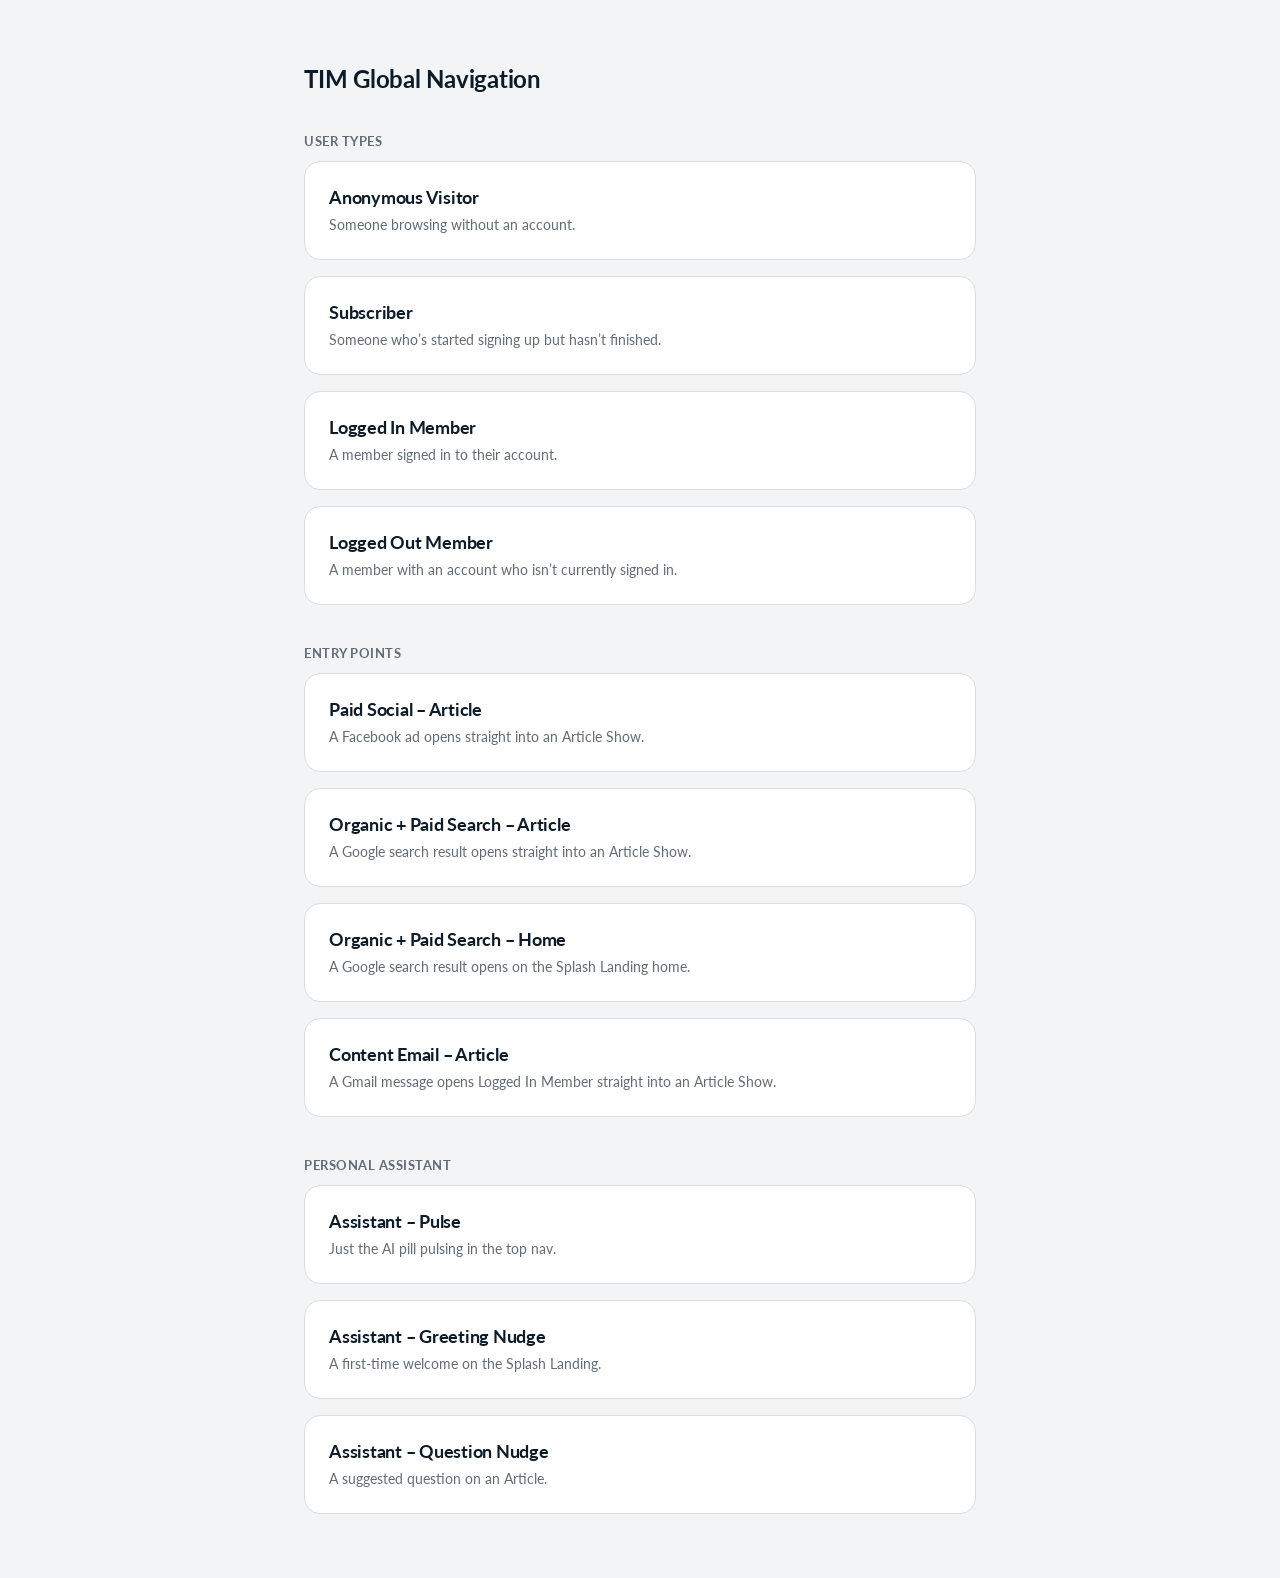
<file: index.html>
<!DOCTYPE html>
<html lang="en">
<head>
<meta charset="UTF-8" />
<meta name="robots" content="noindex, nofollow, noarchive, nosnippet, noimageindex" />
<meta name="viewport" content="width=device-width, initial-scale=1.0" />
<title>TIM — Navigation Prototype</title>
<link rel="preconnect" href="https://fonts.googleapis.com" />
<link rel="preconnect" href="https://fonts.gstatic.com" crossorigin />
<link href="https://fonts.googleapis.com/css2?family=Lato:ital,wght@0,400;0,600;0,700;1,400&family=DM+Serif+Display&display=swap" rel="stylesheet" />
<link rel="stylesheet" href="main.css" />
<!-- Maze usability testing snippet -->
<script>
(function (m, a, z, e) {
  var s, t, u, v;
  try {
    t = m.sessionStorage.getItem('maze-us');
  } catch (err) {}

  if (!t) {
    t = new Date().getTime();
    try {
      m.sessionStorage.setItem('maze-us', t);
    } catch (err) {}
  }

  u = document.currentScript || (function () {
    var w = document.getElementsByTagName('script');
    return w[w.length - 1];
  })();
  v = u && u.nonce;

  s = a.createElement('script');
  s.src = z + '?apiKey=' + e;
  s.async = true;
  if (v) s.setAttribute('nonce', v);
  a.getElementsByTagName('head')[0].appendChild(s);
  m.mazeUniversalSnippetApiKey = e;
})(window, document, 'https://snippet.maze.co/maze-universal-loader.js', 'aaf57ba9-336f-48ec-951c-ab901a458447');
</script>
</head>
<body>

  <main class="launcher">
    <div class="launcher__title">
      <h1>TIM Global Navigation</h1>
    </div>

    <h2 class="launcher__section-title">User Types</h2>
    <div class="launcher__grid">
      <a class="launcher__card" href="visitor/index.html">
        <h2>Anonymous Visitor</h2>
        <p>Someone browsing without an account.</p>
      </a>
      <a class="launcher__card" href="subscriber/index.html">
        <h2>Subscriber</h2>
        <p>Someone who&rsquo;s started signing up but hasn&rsquo;t finished.</p>
      </a>
      <a class="launcher__card" href="logged-in-member/index.html">
        <h2>Logged In Member</h2>
        <p>A member signed in to their account.</p>
      </a>
      <a class="launcher__card" href="logged-out-member/index.html">
        <h2>Logged Out Member</h2>
        <p>A member with an account who isn&rsquo;t currently signed in.</p>
      </a>
    </div>

    <h2 class="launcher__section-title">Entry Points</h2>
    <div class="launcher__grid">
      <a class="launcher__card" href="entry-points/facebook-ad.html">
        <h2>Paid Social &ndash; Article</h2>
        <p>A Facebook ad opens straight into an Article Show.</p>
      </a>
      <a class="launcher__card" href="entry-points/google-search.html?highlight=article">
        <h2>Organic + Paid Search &ndash; Article</h2>
        <p>A Google search result opens straight into an Article Show.</p>
      </a>
      <a class="launcher__card" href="entry-points/google-search.html?highlight=home">
        <h2>Organic + Paid Search &ndash; Home</h2>
        <p>A Google search result opens on the Splash Landing home.</p>
      </a>
      <a class="launcher__card" href="entry-points/gmail-inbox.html">
        <h2>Content Email &ndash; Article</h2>
        <p>A Gmail message opens Logged In Member straight into an Article Show.</p>
      </a>
    </div>

    <h2 class="launcher__section-title">Personal Assistant</h2>
    <div class="launcher__grid">
      <a class="launcher__card" href="visitor/index.html?flow=pulse">
        <h2>Assistant &ndash; Pulse</h2>
        <p>Just the AI pill pulsing in the top nav.</p>
      </a>
      <a class="launcher__card" href="visitor/index.html?flow=assistant&amp;reset=1">
        <h2>Assistant &ndash; Greeting Nudge</h2>
        <p>A first-time welcome on the Splash Landing.</p>
      </a>
      <a class="launcher__card" href="visitor/index.html?flow=assistant&amp;start=article">
        <h2>Assistant &ndash; Question Nudge</h2>
        <p>A suggested question on an Article.</p>
      </a>
    </div>
  </main>

</body>
</html>
</file>
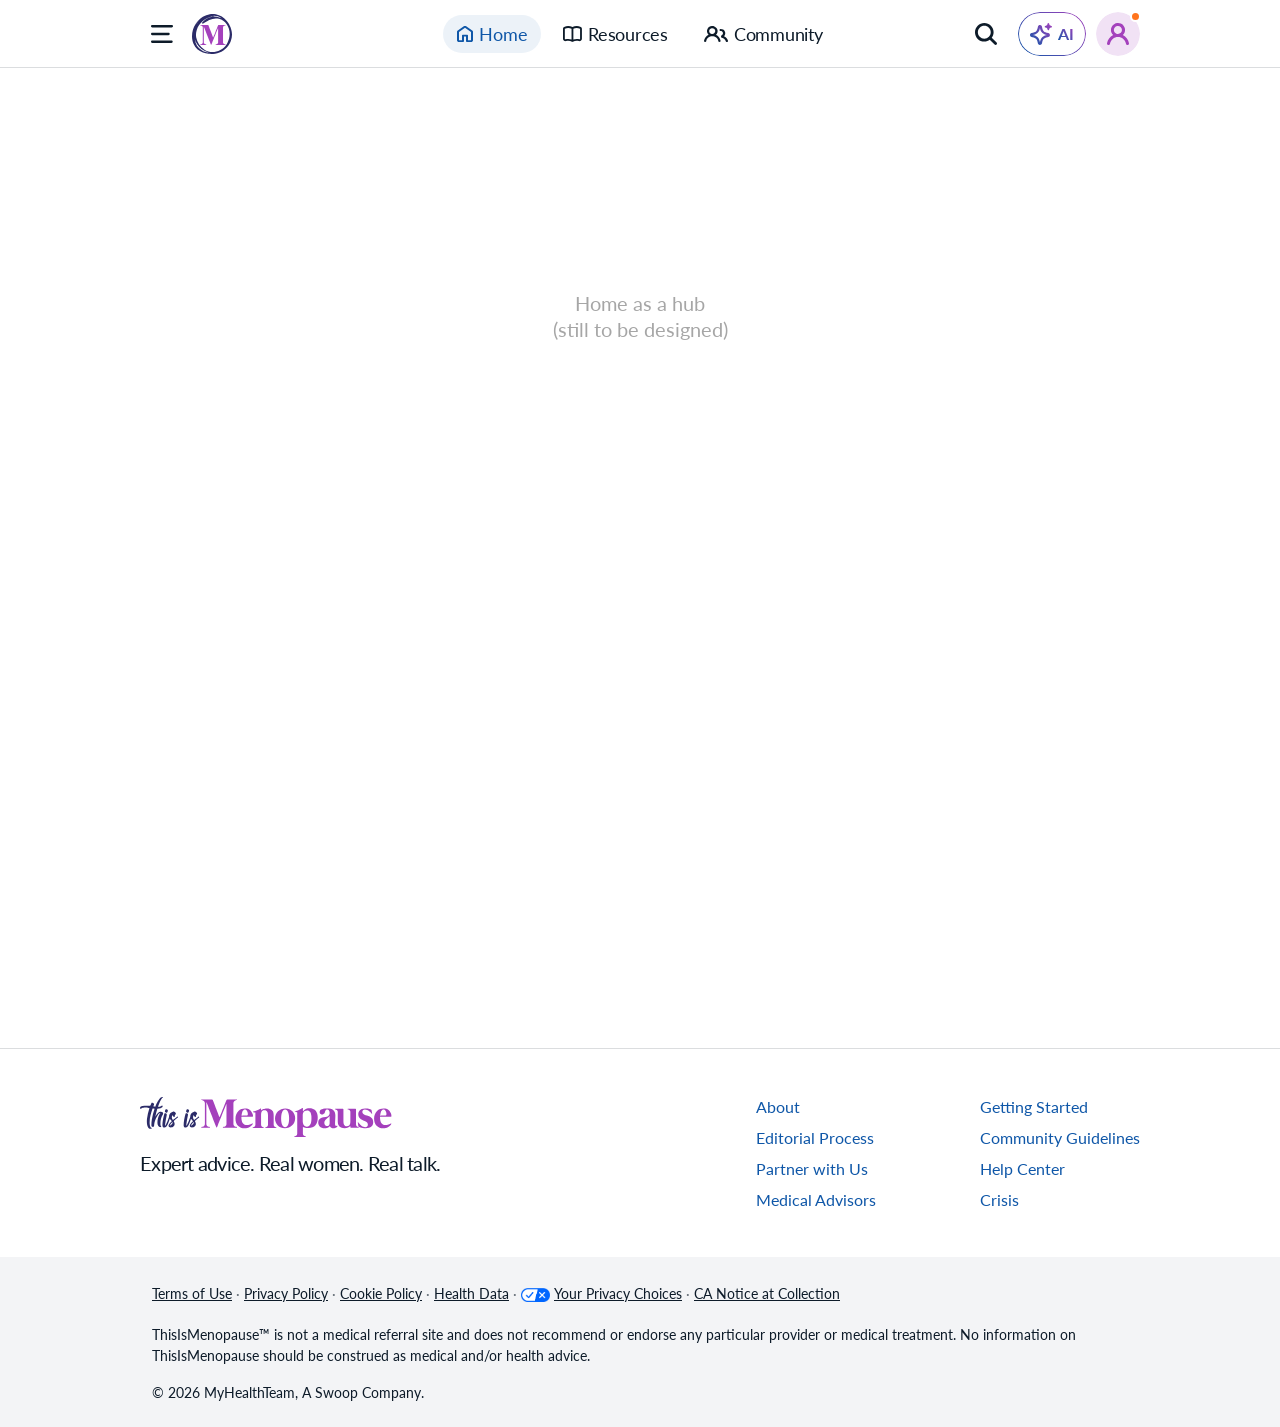
<file: logged-in-member/index.html>
<!DOCTYPE html>
<html lang="en">
<head>
<meta charset="UTF-8" />
<meta name="robots" content="noindex, nofollow, noarchive, nosnippet, noimageindex" />
<meta name="viewport" content="width=device-width, initial-scale=1.0" />
<title>TIM Prototype — Logged In Member</title>
<link rel="preconnect" href="https://fonts.googleapis.com" />
<link rel="preconnect" href="https://fonts.gstatic.com" crossorigin />
<link href="https://fonts.googleapis.com/css2?family=Lato:ital,wght@0,400;0,600;0,700;1,400&family=DM+Serif+Display&display=swap" rel="stylesheet" />
<link rel="stylesheet" href="../main.css" />
<!-- Maze usability testing snippet -->
<script>
(function (m, a, z, e) {
  var s, t, u, v;
  try {
    t = m.sessionStorage.getItem('maze-us');
  } catch (err) {}

  if (!t) {
    t = new Date().getTime();
    try {
      m.sessionStorage.setItem('maze-us', t);
    } catch (err) {}
  }

  u = document.currentScript || (function () {
    var w = document.getElementsByTagName('script');
    return w[w.length - 1];
  })();
  v = u && u.nonce;

  s = a.createElement('script');
  s.src = z + '?apiKey=' + e;
  s.async = true;
  if (v) s.setAttribute('nonce', v);
  a.getElementsByTagName('head')[0].appendChild(s);
  m.mazeUniversalSnippetApiKey = e;
})(window, document, 'https://snippet.maze.co/maze-universal-loader.js', 'aaf57ba9-336f-48ec-951c-ab901a458447');
</script>
</head>
<body data-persona="logged-in-member">

  <main class="stage">
    <div class="phone" id="phone" role="group" aria-label="Mobile prototype screen"></div>
  </main>

  <script src="../main.js"></script>
</body>
</html>
</file>
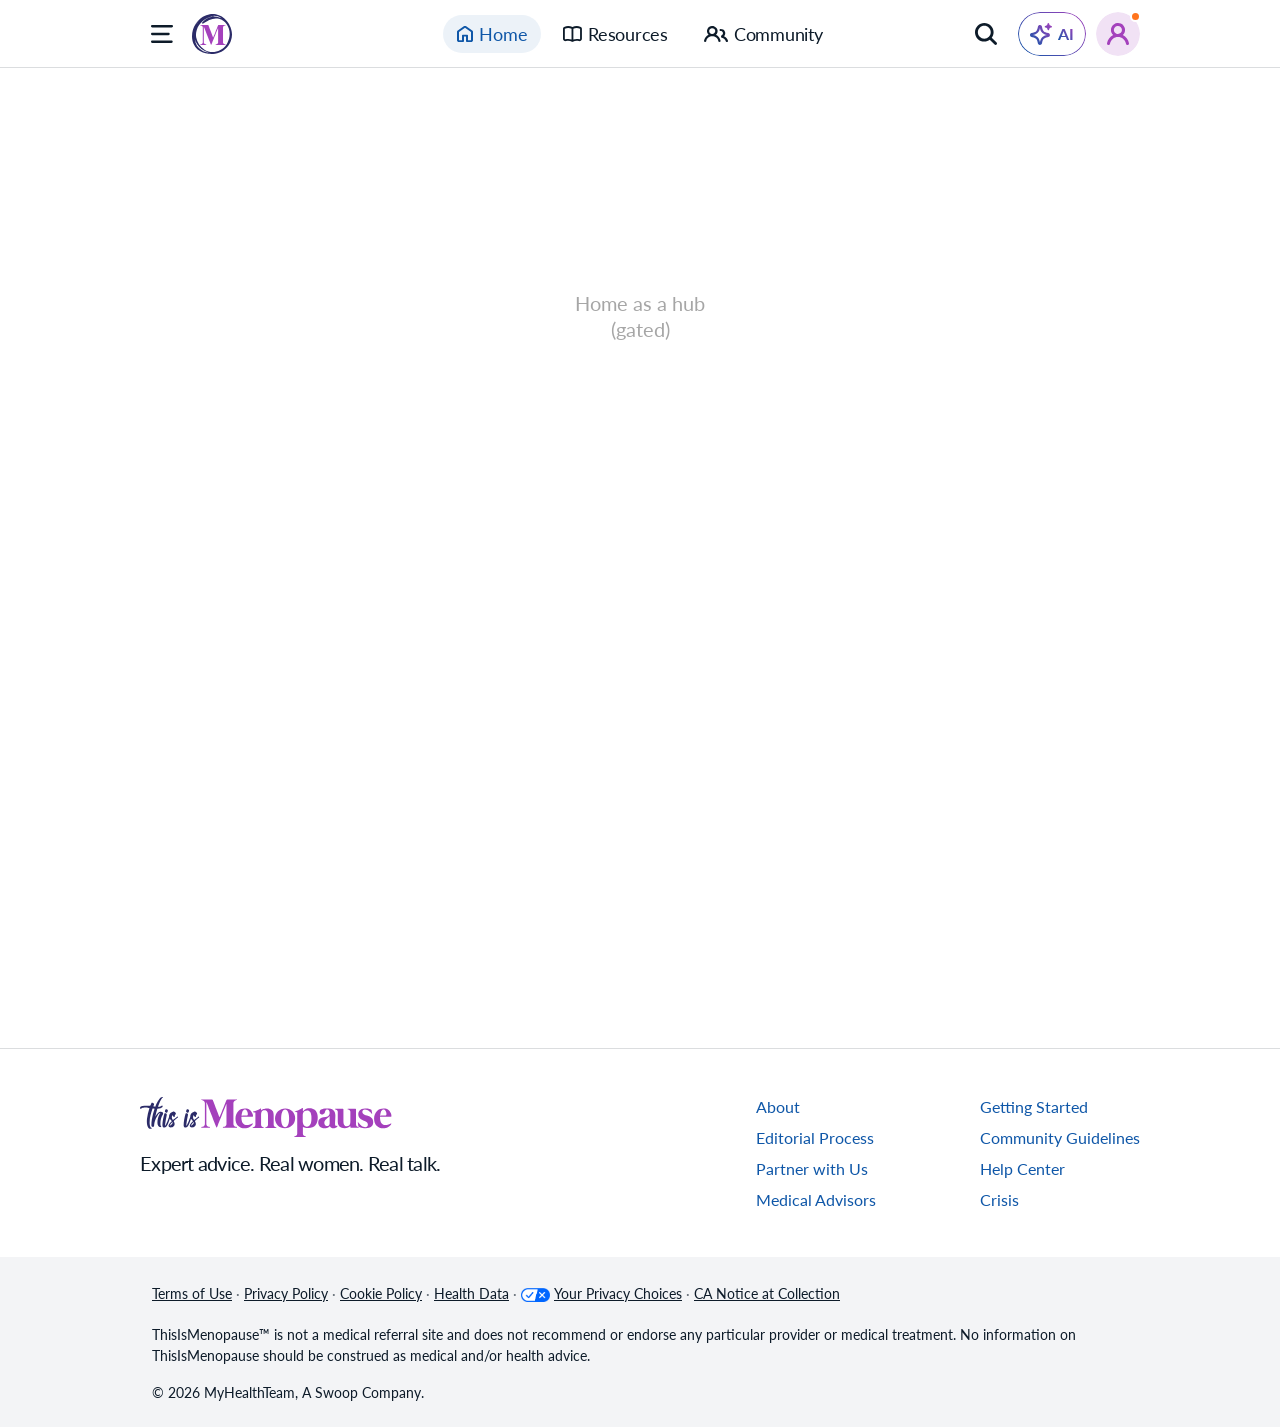
<file: logged-out-member/index.html>
<!DOCTYPE html>
<html lang="en">
<head>
<meta charset="UTF-8" />
<meta name="robots" content="noindex, nofollow, noarchive, nosnippet, noimageindex" />
<meta name="viewport" content="width=device-width, initial-scale=1.0" />
<title>TIM Prototype — Logged Out Member</title>
<link rel="preconnect" href="https://fonts.googleapis.com" />
<link rel="preconnect" href="https://fonts.gstatic.com" crossorigin />
<link href="https://fonts.googleapis.com/css2?family=Lato:ital,wght@0,400;0,600;0,700;1,400&family=DM+Serif+Display&display=swap" rel="stylesheet" />
<link rel="stylesheet" href="../main.css" />
<!-- Maze usability testing snippet -->
<script>
(function (m, a, z, e) {
  var s, t, u, v;
  try {
    t = m.sessionStorage.getItem('maze-us');
  } catch (err) {}

  if (!t) {
    t = new Date().getTime();
    try {
      m.sessionStorage.setItem('maze-us', t);
    } catch (err) {}
  }

  u = document.currentScript || (function () {
    var w = document.getElementsByTagName('script');
    return w[w.length - 1];
  })();
  v = u && u.nonce;

  s = a.createElement('script');
  s.src = z + '?apiKey=' + e;
  s.async = true;
  if (v) s.setAttribute('nonce', v);
  a.getElementsByTagName('head')[0].appendChild(s);
  m.mazeUniversalSnippetApiKey = e;
})(window, document, 'https://snippet.maze.co/maze-universal-loader.js', 'aaf57ba9-336f-48ec-951c-ab901a458447');
</script>
</head>
<body data-persona="logged-out-member">

  <main class="stage">
    <div class="phone" id="phone" role="group" aria-label="Mobile prototype screen"></div>
  </main>

  <script src="../main.js"></script>
</body>
</html>
</file>
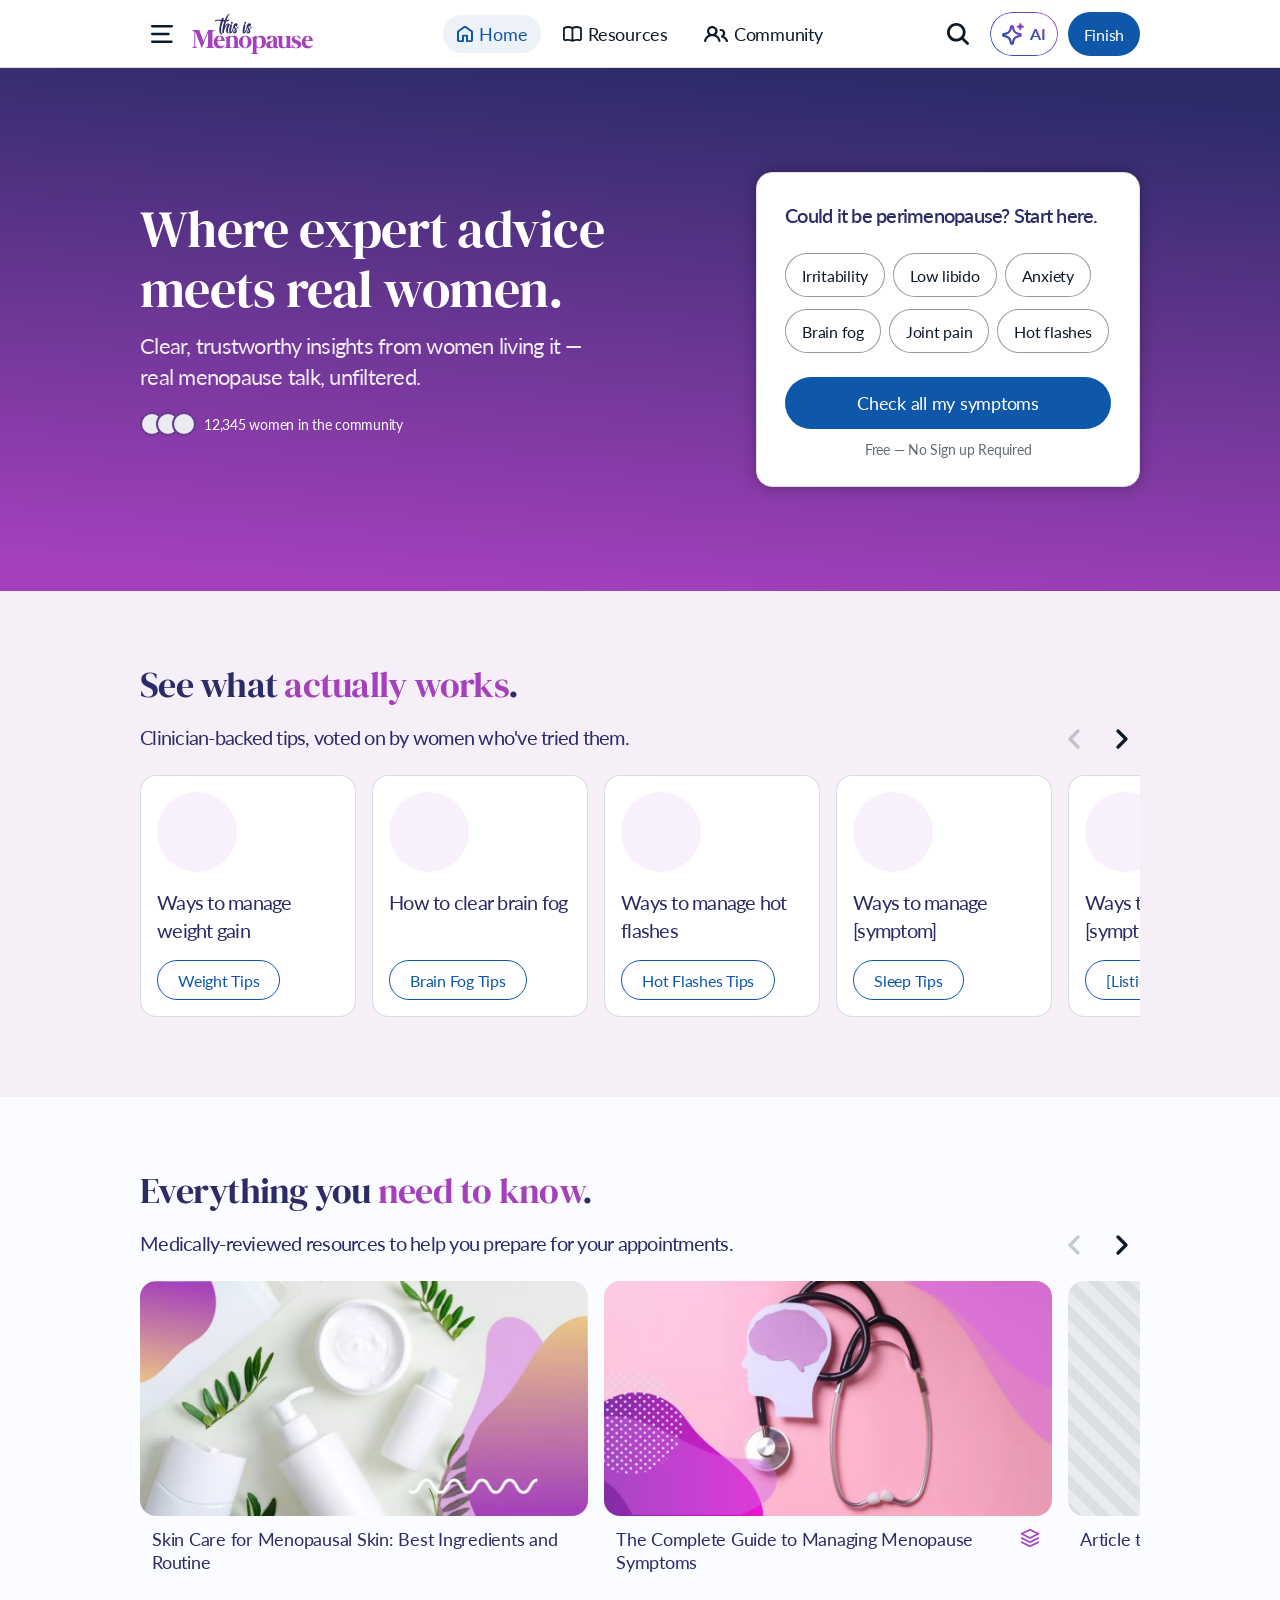
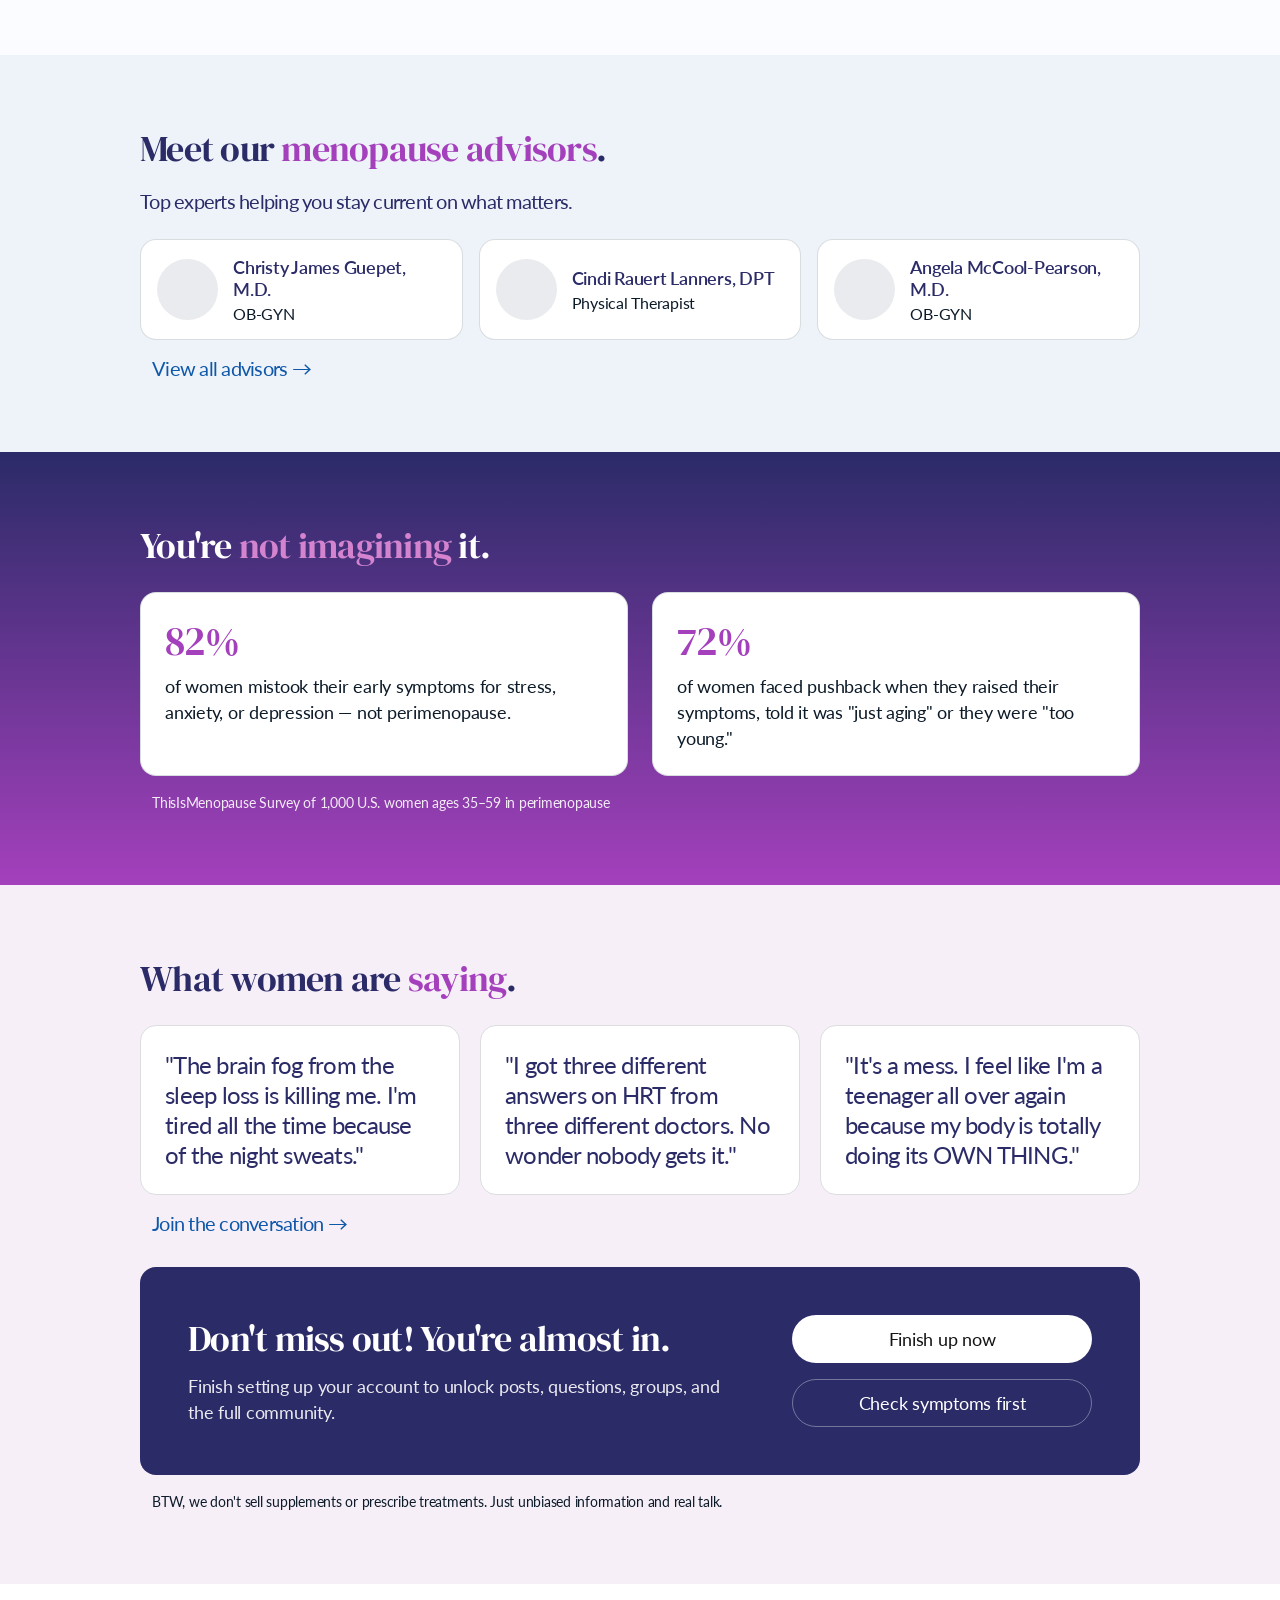
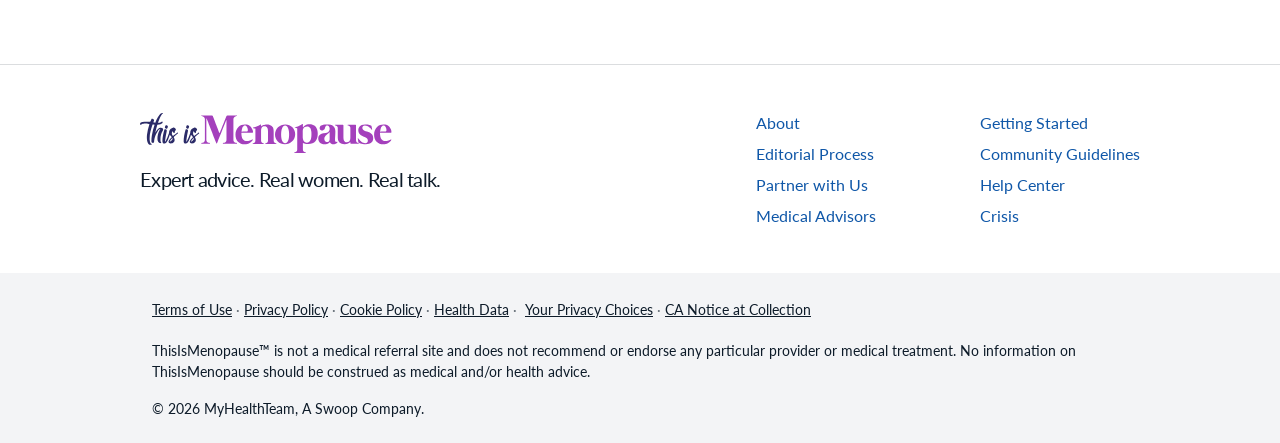
<file: subscriber/index.html>
<!DOCTYPE html>
<html lang="en">
<head>
<meta charset="UTF-8" />
<meta name="robots" content="noindex, nofollow, noarchive, nosnippet, noimageindex" />
<meta name="viewport" content="width=device-width, initial-scale=1.0" />
<title>TIM Prototype — Subscriber</title>
<link rel="preconnect" href="https://fonts.googleapis.com" />
<link rel="preconnect" href="https://fonts.gstatic.com" crossorigin />
<link href="https://fonts.googleapis.com/css2?family=Lato:ital,wght@0,400;0,600;0,700;1,400&family=DM+Serif+Display&display=swap" rel="stylesheet" />
<link rel="stylesheet" href="../main.css" />
<!-- Maze usability testing snippet -->
<script>
(function (m, a, z, e) {
  var s, t, u, v;
  try {
    t = m.sessionStorage.getItem('maze-us');
  } catch (err) {}

  if (!t) {
    t = new Date().getTime();
    try {
      m.sessionStorage.setItem('maze-us', t);
    } catch (err) {}
  }

  u = document.currentScript || (function () {
    var w = document.getElementsByTagName('script');
    return w[w.length - 1];
  })();
  v = u && u.nonce;

  s = a.createElement('script');
  s.src = z + '?apiKey=' + e;
  s.async = true;
  if (v) s.setAttribute('nonce', v);
  a.getElementsByTagName('head')[0].appendChild(s);
  m.mazeUniversalSnippetApiKey = e;
})(window, document, 'https://snippet.maze.co/maze-universal-loader.js', 'aaf57ba9-336f-48ec-951c-ab901a458447');
</script>
</head>
<body data-persona="subscriber">

  <main class="stage">
    <div class="phone" id="phone" role="group" aria-label="Mobile prototype screen"></div>
  </main>

  <script src="../main.js"></script>
</body>
</html>
</file>
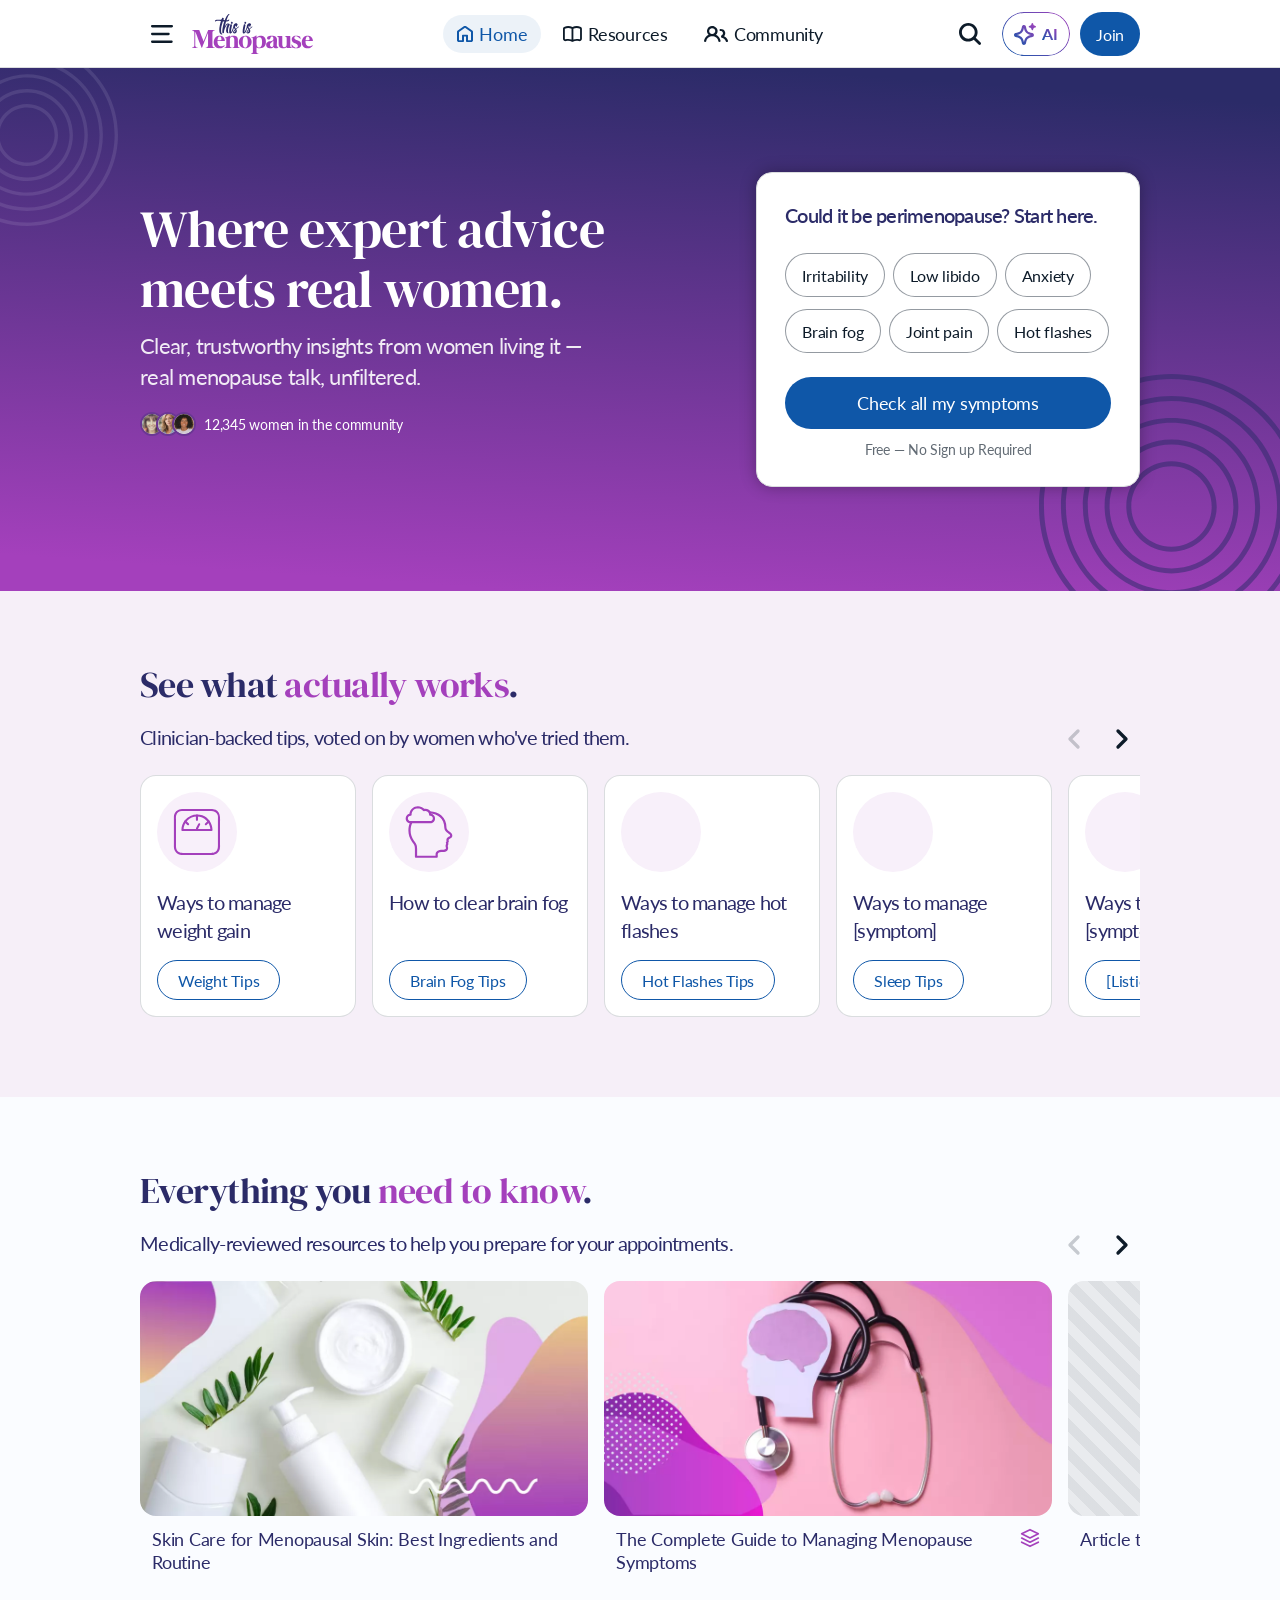
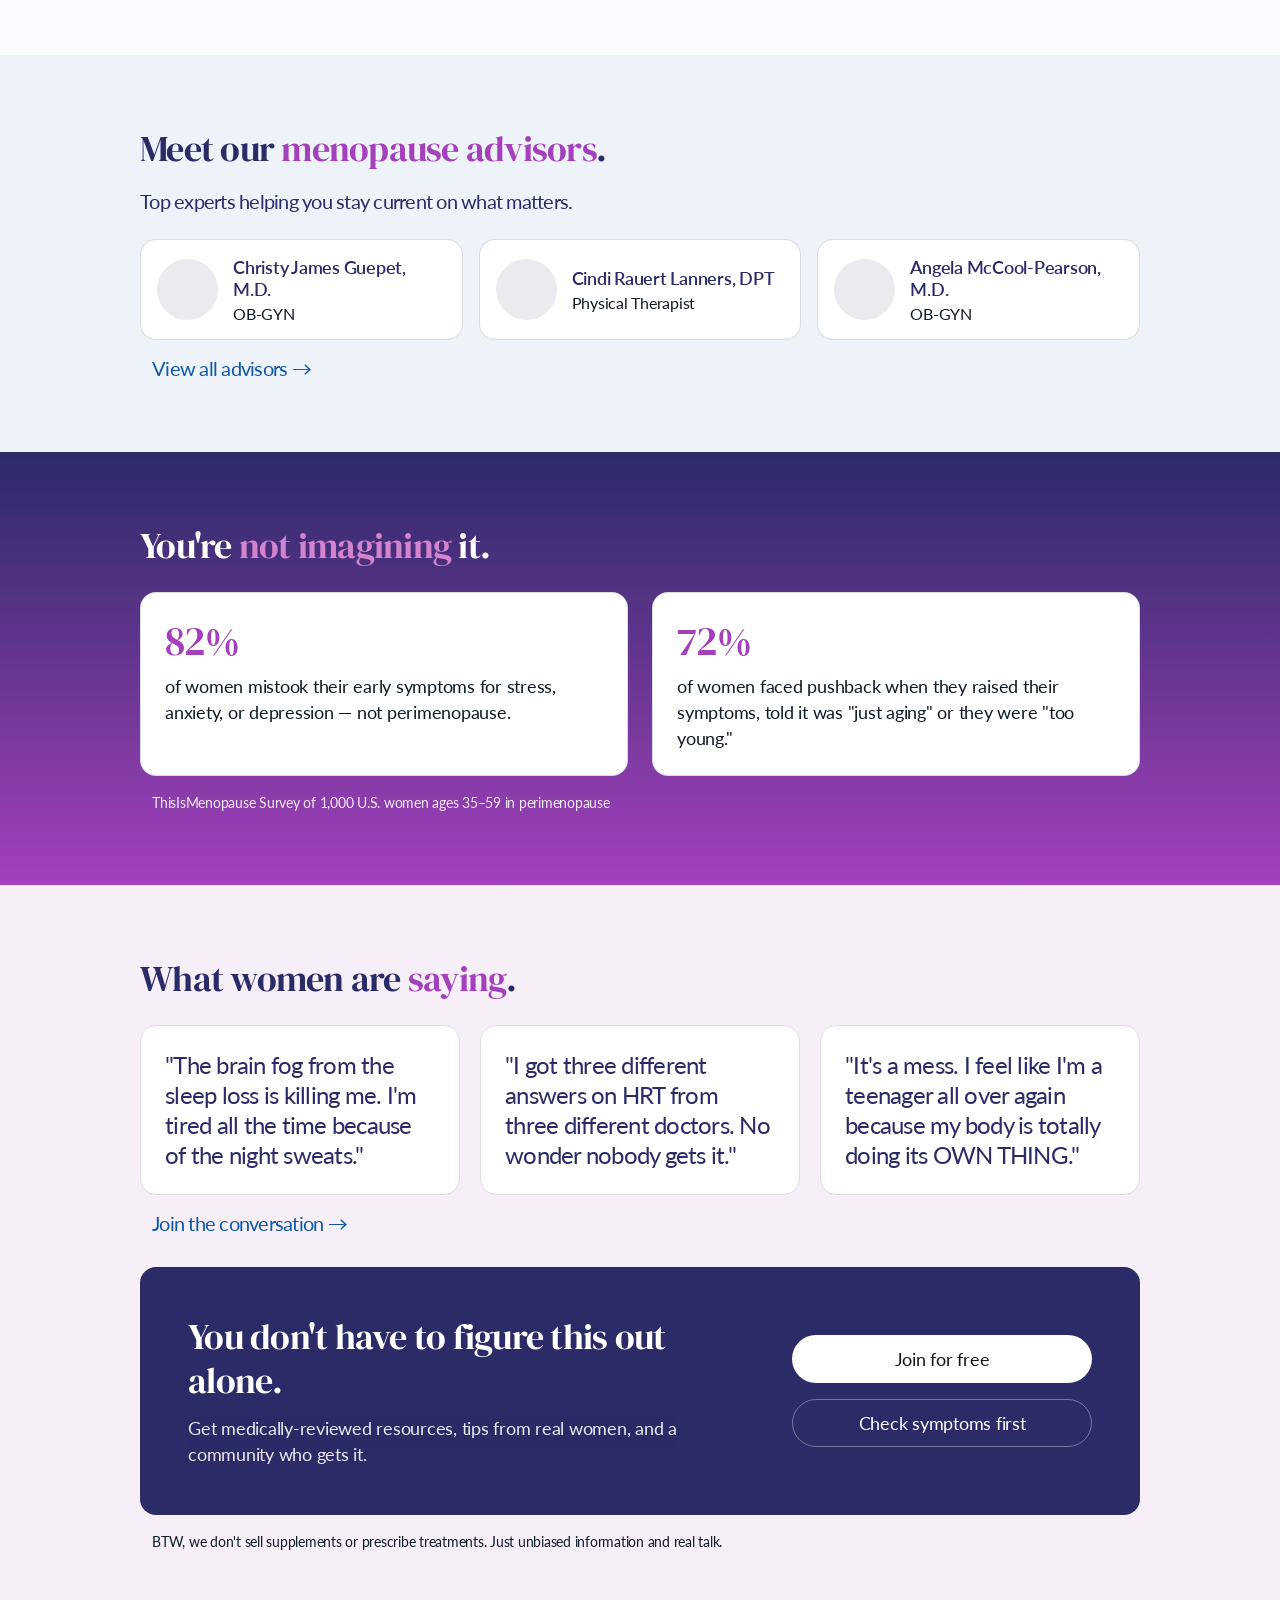
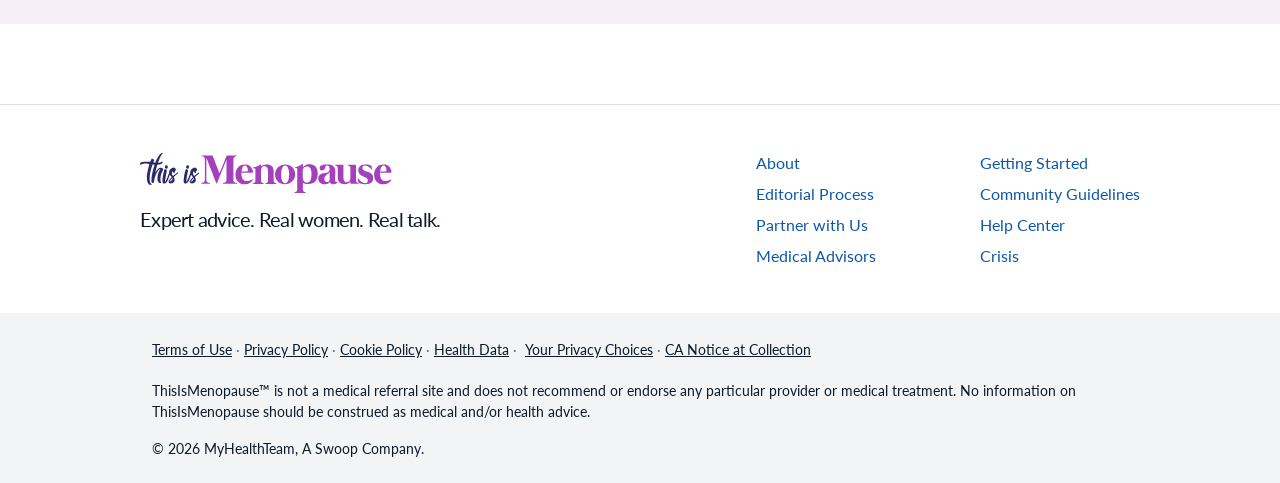
<file: visitor/index.html>
<!DOCTYPE html>
<html lang="en">
<head>
<meta charset="UTF-8" />
<meta name="robots" content="noindex, nofollow, noarchive, nosnippet, noimageindex" />
<meta name="viewport" content="width=device-width, initial-scale=1.0" />
<title>TIM Prototype — Anonymous Visitor</title>
<link rel="preconnect" href="https://fonts.googleapis.com" />
<link rel="preconnect" href="https://fonts.gstatic.com" crossorigin />
<link href="https://fonts.googleapis.com/css2?family=Lato:ital,wght@0,400;0,600;0,700;1,400&family=DM+Serif+Display&display=swap" rel="stylesheet" />
<link rel="stylesheet" href="../main.css" />
<!-- Maze usability testing snippet -->
<script>
(function (m, a, z, e) {
  var s, t, u, v;
  try {
    t = m.sessionStorage.getItem('maze-us');
  } catch (err) {}

  if (!t) {
    t = new Date().getTime();
    try {
      m.sessionStorage.setItem('maze-us', t);
    } catch (err) {}
  }

  u = document.currentScript || (function () {
    var w = document.getElementsByTagName('script');
    return w[w.length - 1];
  })();
  v = u && u.nonce;

  s = a.createElement('script');
  s.src = z + '?apiKey=' + e;
  s.async = true;
  if (v) s.setAttribute('nonce', v);
  a.getElementsByTagName('head')[0].appendChild(s);
  m.mazeUniversalSnippetApiKey = e;
})(window, document, 'https://snippet.maze.co/maze-universal-loader.js', 'aaf57ba9-336f-48ec-951c-ab901a458447');
</script>
</head>
<body data-persona="visitor">

  <main class="stage">
    <div class="phone" id="phone" role="group" aria-label="Mobile prototype screen"></div>
  </main>

  <script src="../main.js"></script>
</body>
</html>
</file>
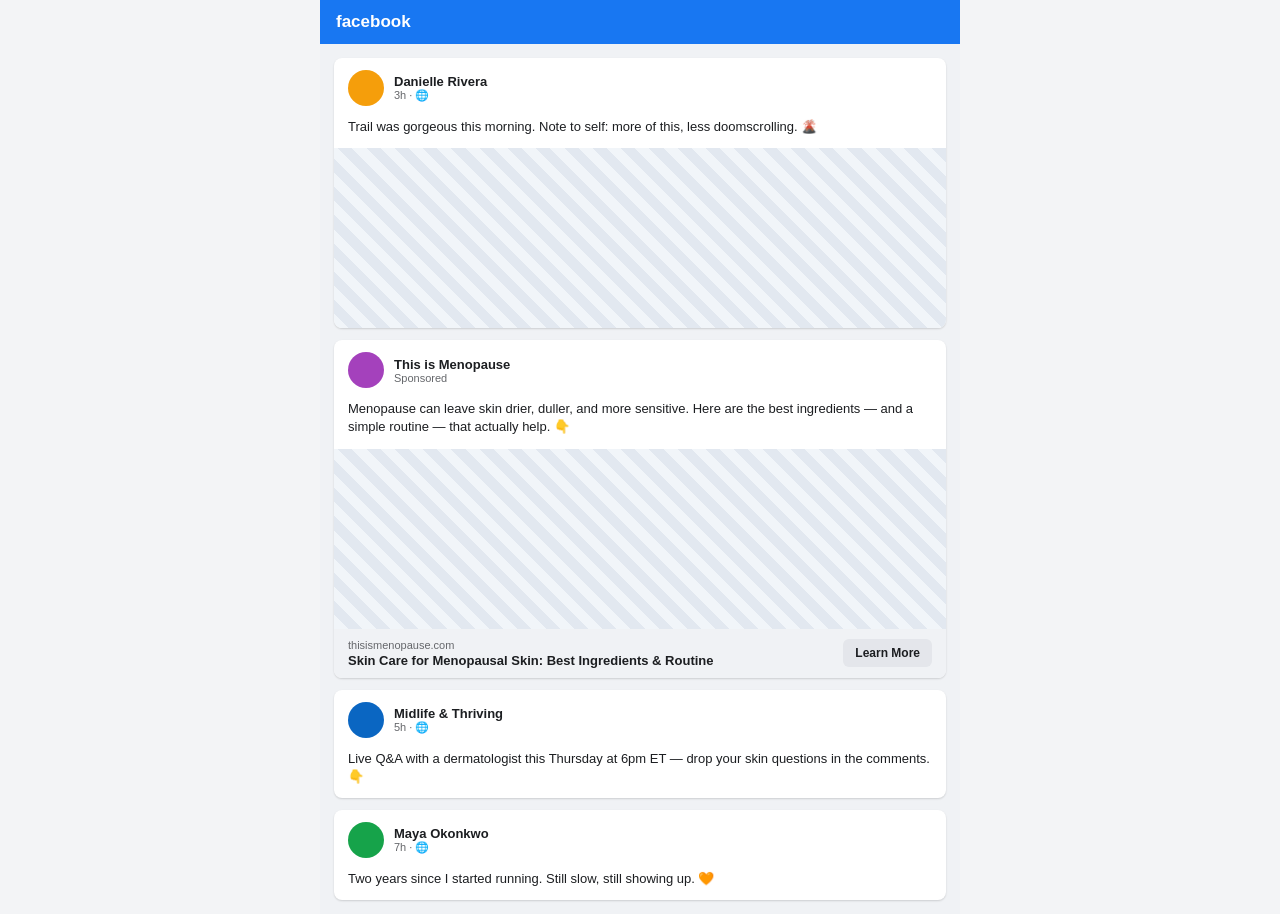
<file: entry-points/facebook-ad.html>
<!DOCTYPE html>
<html lang="en">
<head>
<meta charset="UTF-8" />
<meta name="robots" content="noindex, nofollow, noarchive, nosnippet, noimageindex" />
<meta name="viewport" content="width=device-width, initial-scale=1.0" />
<title>Facebook</title>
<link rel="stylesheet" href="../main.css" />
<style>
  .mock { min-height: 100vh; font-family: helvetica, arial, sans-serif; color: #1c1e21; background: #f0f2f5; }
  .mock__topbar { background: #1877f2; color: #fff; padding: 12px 16px; font-size: 17px; font-weight: 700; }
  .mock__feed { padding: 14px; display: flex; flex-direction: column; gap: 12px; }
  .post { background: #fff; border-radius: 8px; box-shadow: 0 1px 2px rgba(0,0,0,0.15); overflow: hidden; text-decoration: none; color: inherit; display: block; }
  .post__head { display: flex; align-items: center; gap: 10px; padding: 12px 14px 4px; }
  .post__avatar { width: 36px; height: 36px; border-radius: 50%; background: #a441bc; flex-shrink: 0; }
  .post__page { font-size: 13px; font-weight: 700; }
  .post__meta { font-size: 11px; color: #65676b; }
  .post__copy { padding: 8px 14px 12px; font-size: 13px; line-height: 1.4; }
  .post__image { height: 180px; background: repeating-linear-gradient(45deg,#f1f5f9,#f1f5f9 10px,#e2e8f0 10px,#e2e8f0 20px); }
  .post__cta { display: flex; align-items: center; justify-content: space-between; background: #f0f2f5; padding: 10px 14px; gap: 10px; }
  .post__cta-text { font-size: 11px; color: #65676b; }
  .post__cta-headline { font-size: 13px; font-weight: 700; margin-top: 2px; }
  .post__cta-btn { background: #e4e6eb; border-radius: 6px; padding: 7px 12px; font-size: 12px; font-weight: 600; white-space: nowrap; }
</style>
<!-- Maze usability testing snippet -->
<script>
(function (m, a, z, e) {
  var s, t, u, v;
  try {
    t = m.sessionStorage.getItem('maze-us');
  } catch (err) {}

  if (!t) {
    t = new Date().getTime();
    try {
      m.sessionStorage.setItem('maze-us', t);
    } catch (err) {}
  }

  u = document.currentScript || (function () {
    var w = document.getElementsByTagName('script');
    return w[w.length - 1];
  })();
  v = u && u.nonce;

  s = a.createElement('script');
  s.src = z + '?apiKey=' + e;
  s.async = true;
  if (v) s.setAttribute('nonce', v);
  a.getElementsByTagName('head')[0].appendChild(s);
  m.mazeUniversalSnippetApiKey = e;
})(window, document, 'https://snippet.maze.co/maze-universal-loader.js', 'aaf57ba9-336f-48ec-951c-ab901a458447');
</script>
</head>
<body>

  <a class="home-hotspot" href="../index.html" aria-label="Back to all flows" title="All flows"><span class="icon"><svg style="display: block;" width="20" height="20" viewBox="0 0 20 20" fill="none" xmlns="http://www.w3.org/2000/svg"><rect x="2" y="2" width="6.5" height="6.5" rx="1.6" fill="currentColor"/><rect x="11.5" y="2" width="6.5" height="6.5" rx="1.6" fill="currentColor"/><rect x="2" y="11.5" width="6.5" height="6.5" rx="1.6" fill="currentColor"/><rect x="11.5" y="11.5" width="6.5" height="6.5" rx="1.6" fill="currentColor"/></svg></span></a>

  <div class="stage">
    <div class="phone" id="phone">
      <div class="mock">
        <div class="mock__topbar">facebook</div>

        <div class="mock__feed">
          <div class="post">
            <div class="post__head">
              <div class="post__avatar" style="background:#f59e0b;"></div>
              <div>
                <div class="post__page">Danielle Rivera</div>
                <div class="post__meta">3h &middot; &#127760;</div>
              </div>
            </div>
            <div class="post__copy">Trail was gorgeous this morning. Note to self: more of this, less doomscrolling. &#127755;</div>
            <div class="post__image"></div>
          </div>

          <a class="post" href="../visitor/index.html?start=article">
            <div class="post__head">
              <div class="post__avatar"></div>
              <div>
                <div class="post__page">This is Menopause</div>
                <div class="post__meta">Sponsored</div>
              </div>
            </div>
            <div class="post__copy">Menopause can leave skin drier, duller, and more sensitive. Here are the best ingredients &mdash; and a simple routine &mdash; that actually help. &#128071;</div>
            <div class="post__image"></div>
            <div class="post__cta">
              <div>
                <div class="post__cta-text">thisismenopause.com</div>
                <div class="post__cta-headline">Skin Care for Menopausal Skin: Best Ingredients &amp; Routine</div>
              </div>
              <div class="post__cta-btn">Learn More</div>
            </div>
          </a>

          <div class="post">
            <div class="post__head">
              <div class="post__avatar" style="background:#0a66c2;"></div>
              <div>
                <div class="post__page">Midlife &amp; Thriving</div>
                <div class="post__meta">5h &middot; &#127760;</div>
              </div>
            </div>
            <div class="post__copy">Live Q&amp;A with a dermatologist this Thursday at 6pm ET &mdash; drop your skin questions in the comments. &#128071;</div>
          </div>

          <div class="post">
            <div class="post__head">
              <div class="post__avatar" style="background:#16a34a;"></div>
              <div>
                <div class="post__page">Maya Okonkwo</div>
                <div class="post__meta">7h &middot; &#127760;</div>
              </div>
            </div>
            <div class="post__copy">Two years since I started running. Still slow, still showing up. &#129505;</div>
          </div>
        </div>
      </div>
    </div>
  </div>

</body>
</html>
</file>
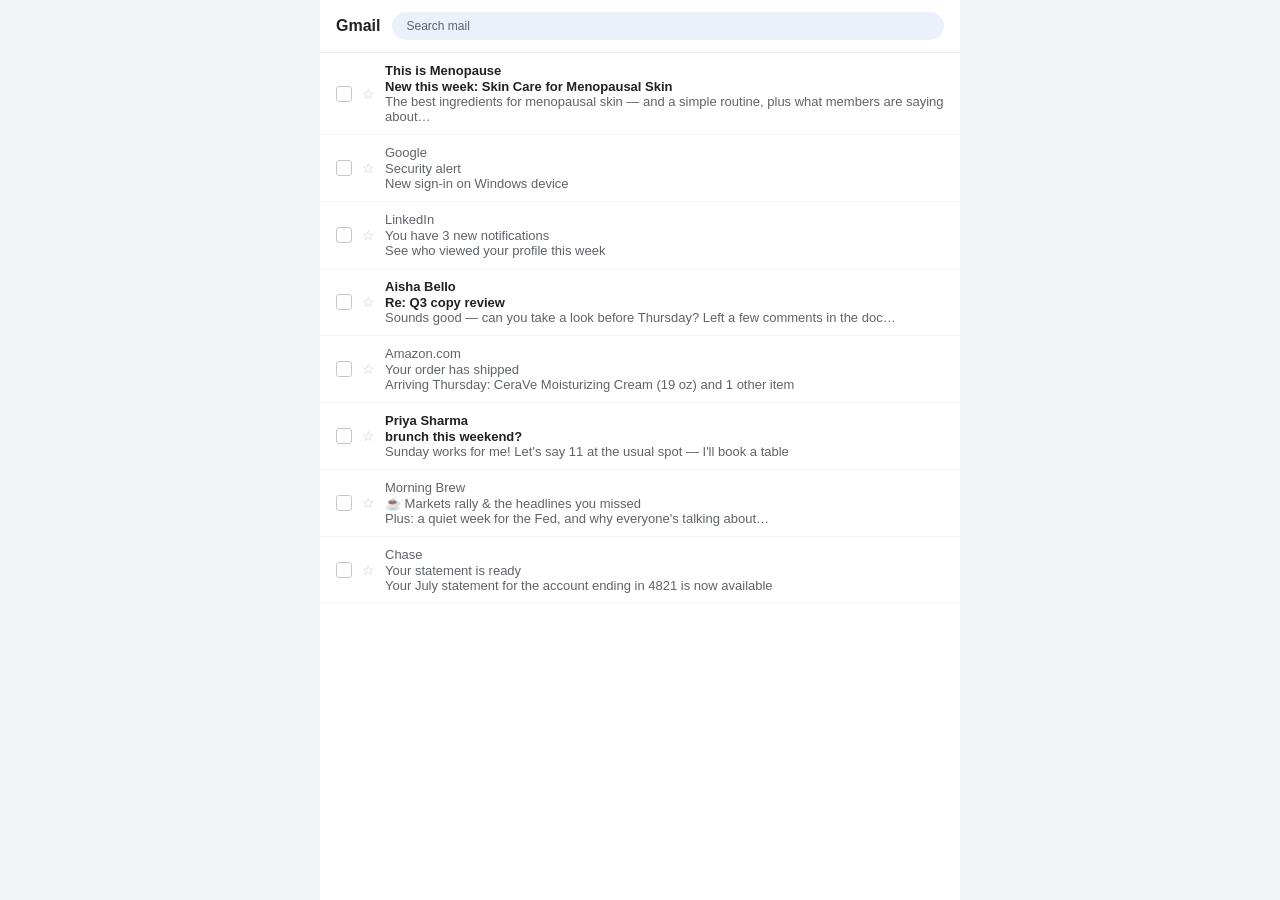
<file: entry-points/gmail-inbox.html>
<!DOCTYPE html>
<html lang="en">
<head>
<meta charset="UTF-8" />
<meta name="robots" content="noindex, nofollow, noarchive, nosnippet, noimageindex" />
<meta name="viewport" content="width=device-width, initial-scale=1.0" />
<title>Inbox - Gmail</title>
<link rel="stylesheet" href="../main.css" />
<style>
  .mock { min-height: 100vh; font-family: arial, sans-serif; color: #202124; background: #fff; }
  .mock__topbar { display: flex; align-items: center; gap: 12px; padding: 12px 16px; border-bottom: 1px solid #ebebeb; }
  .mock__logo { font-size: 16px; color: #5f6368; }
  .mock__logo b { color: #202124; font-weight: 600; }
  .mock__searchbox { flex: 1; background: #eaf1fb; border-radius: 20px; padding: 7px 14px; font-size: 12px; color: #5f6368; }
  .row { display: flex; align-items: center; gap: 10px; padding: 10px 16px; border-bottom: 1px solid #f1f3f4; text-decoration: none; color: inherit; }
  .row--read { color: #5f6368; }
  .row--read .row__subject { font-weight: 400; }
  .checkbox { width: 16px; height: 16px; border: 1px solid #c4c7c5; border-radius: 3px; flex-shrink: 0; }
  .star { color: #c4c7c5; font-size: 14px; flex-shrink: 0; }
  .row__body { flex: 1; min-width: 0; font-size: 13px; }
  .row__sender { font-weight: 700; margin-bottom: 1px; }
  .row--read .row__sender { font-weight: 400; }
  .row__subject { font-weight: 700; }
  .row__snippet { color: #5f6368; }
  .row:target, .row#content-email:target { background: #eaf1fb; }
</style>
<!-- Maze usability testing snippet -->
<script>
(function (m, a, z, e) {
  var s, t, u, v;
  try {
    t = m.sessionStorage.getItem('maze-us');
  } catch (err) {}

  if (!t) {
    t = new Date().getTime();
    try {
      m.sessionStorage.setItem('maze-us', t);
    } catch (err) {}
  }

  u = document.currentScript || (function () {
    var w = document.getElementsByTagName('script');
    return w[w.length - 1];
  })();
  v = u && u.nonce;

  s = a.createElement('script');
  s.src = z + '?apiKey=' + e;
  s.async = true;
  if (v) s.setAttribute('nonce', v);
  a.getElementsByTagName('head')[0].appendChild(s);
  m.mazeUniversalSnippetApiKey = e;
})(window, document, 'https://snippet.maze.co/maze-universal-loader.js', 'aaf57ba9-336f-48ec-951c-ab901a458447');
</script>
</head>
<body>

  <a class="home-hotspot" href="../index.html" aria-label="Back to all flows" title="All flows"><span class="icon"><svg style="display: block;" width="20" height="20" viewBox="0 0 20 20" fill="none" xmlns="http://www.w3.org/2000/svg"><rect x="2" y="2" width="6.5" height="6.5" rx="1.6" fill="currentColor"/><rect x="11.5" y="2" width="6.5" height="6.5" rx="1.6" fill="currentColor"/><rect x="2" y="11.5" width="6.5" height="6.5" rx="1.6" fill="currentColor"/><rect x="11.5" y="11.5" width="6.5" height="6.5" rx="1.6" fill="currentColor"/></svg></span></a>

  <div class="stage">
    <div class="phone" id="phone">
      <div class="mock">
        <div class="mock__topbar">
          <div class="mock__logo"><b>Gmail</b></div>
          <div class="mock__searchbox">Search mail</div>
        </div>

        <a class="row" id="content-email" href="../logged-in-member/index.html?start=article">
          <div class="checkbox"></div>
          <div class="star">&#9734;</div>
          <div class="row__body">
            <div class="row__sender">This is Menopause</div>
            <div><span class="row__subject">New this week: Skin Care for Menopausal Skin</span></div>
            <div class="row__snippet">The best ingredients for menopausal skin &mdash; and a simple routine, plus what members are saying about&hellip;</div>
          </div>
        </a>

        <div class="row row--read">
          <div class="checkbox"></div>
          <div class="star">&#9734;</div>
          <div class="row__body">
            <div class="row__sender">Google</div>
            <div><span class="row__subject">Security alert</span></div>
            <div class="row__snippet">New sign-in on Windows device</div>
          </div>
        </div>

        <div class="row row--read">
          <div class="checkbox"></div>
          <div class="star">&#9734;</div>
          <div class="row__body">
            <div class="row__sender">LinkedIn</div>
            <div><span class="row__subject">You have 3 new notifications</span></div>
            <div class="row__snippet">See who viewed your profile this week</div>
          </div>
        </div>

        <a class="row" href="#">
          <div class="checkbox"></div>
          <div class="star">&#9734;</div>
          <div class="row__body">
            <div class="row__sender">Aisha Bello</div>
            <div><span class="row__subject">Re: Q3 copy review</span></div>
            <div class="row__snippet">Sounds good &mdash; can you take a look before Thursday? Left a few comments in the doc&hellip;</div>
          </div>
        </a>

        <div class="row row--read">
          <div class="checkbox"></div>
          <div class="star">&#9734;</div>
          <div class="row__body">
            <div class="row__sender">Amazon.com</div>
            <div><span class="row__subject">Your order has shipped</span></div>
            <div class="row__snippet">Arriving Thursday: CeraVe Moisturizing Cream (19 oz) and 1 other item</div>
          </div>
        </div>

        <a class="row" href="#">
          <div class="checkbox"></div>
          <div class="star">&#9734;</div>
          <div class="row__body">
            <div class="row__sender">Priya Sharma</div>
            <div><span class="row__subject">brunch this weekend?</span></div>
            <div class="row__snippet">Sunday works for me! Let's say 11 at the usual spot &mdash; I'll book a table</div>
          </div>
        </a>

        <div class="row row--read">
          <div class="checkbox"></div>
          <div class="star">&#9734;</div>
          <div class="row__body">
            <div class="row__sender">Morning Brew</div>
            <div><span class="row__subject">&#9749; Markets rally &amp; the headlines you missed</span></div>
            <div class="row__snippet">Plus: a quiet week for the Fed, and why everyone's talking about&hellip;</div>
          </div>
        </div>

        <div class="row row--read">
          <div class="checkbox"></div>
          <div class="star">&#9734;</div>
          <div class="row__body">
            <div class="row__sender">Chase</div>
            <div><span class="row__subject">Your statement is ready</span></div>
            <div class="row__snippet">Your July statement for the account ending in 4821 is now available</div>
          </div>
        </div>
      </div>
    </div>
  </div>

</body>
</html>
</file>
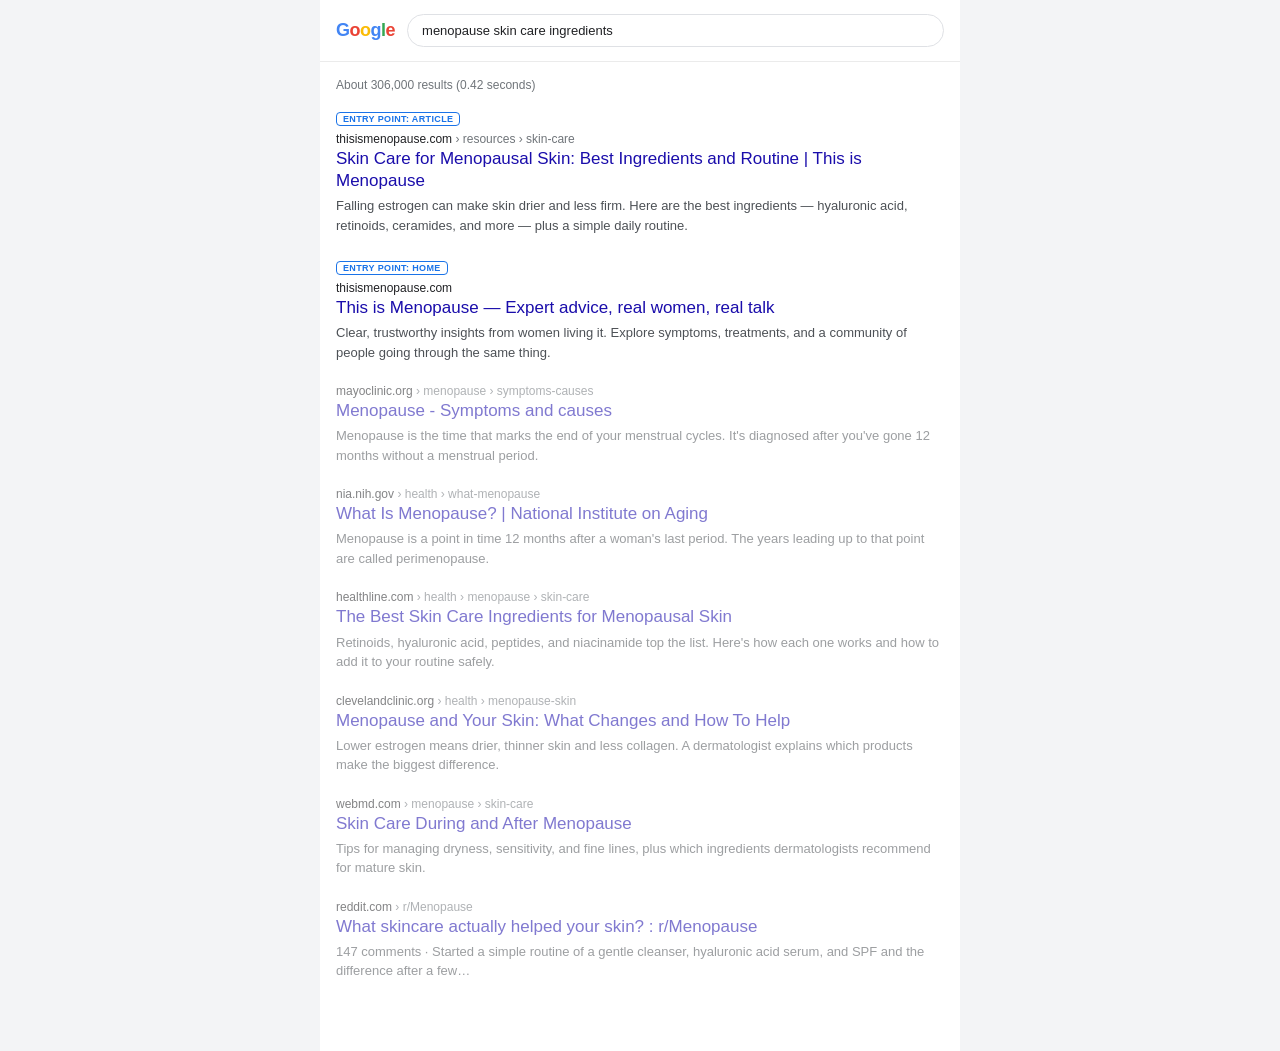
<file: entry-points/google-search.html>
<!DOCTYPE html>
<html lang="en">
<head>
<meta charset="UTF-8" />
<meta name="robots" content="noindex, nofollow, noarchive, nosnippet, noimageindex" />
<meta name="viewport" content="width=device-width, initial-scale=1.0" />
<title>menopause skin care ingredients - Search</title>
<link rel="stylesheet" href="../main.css" />
<style>
  .mock { min-height: 100vh; font-family: arial, sans-serif; color: #202124; background: #fff; }
  .mock__topbar { display: flex; align-items: center; gap: 12px; padding: 14px 16px; border-bottom: 1px solid #ebebeb; }
  .mock__logo { font-size: 18px; font-weight: 700; letter-spacing: -0.5px; }
  .mock__logo span:nth-child(1) { color: #4285F4; }
  .mock__logo span:nth-child(2) { color: #EA4335; }
  .mock__logo span:nth-child(3) { color: #FBBC05; }
  .mock__logo span:nth-child(4) { color: #4285F4; }
  .mock__logo span:nth-child(5) { color: #34A853; }
  .mock__logo span:nth-child(6) { color: #EA4335; }
  .mock__searchbox { flex: 1; display: flex; align-items: center; border: 1px solid #dfe1e5; border-radius: 20px; padding: 8px 14px; font-size: 13px; color: #202124; }
  .mock__results { padding: 16px 16px 48px; }
  .mock__count { font-size: 12px; color: #70757a; margin: 0 0 16px; }
  .result { margin-bottom: 22px; text-decoration: none; display: block; color: inherit; }
  .result__url { font-size: 12px; color: #202124; }
  .result__url span { color: #70757a; }
  .result__title { font-size: 17px; color: #1a0dab; margin: 2px 0 4px; line-height: 1.3; }
  .result__snippet { font-size: 13px; color: #4d5156; line-height: 1.5; margin: 0; }
  .result--muted { opacity: 0.55; pointer-events: none; }
  .result.is-entry { outline: 2px solid #1a73e8; outline-offset: 6px; border-radius: 8px; }
  .tag { display: inline-block; font-size: 9px; font-weight: 700; letter-spacing: 0.04em; text-transform: uppercase; color: #1a73e8; border: 1px solid #1a73e8; border-radius: 4px; padding: 1px 6px; margin-bottom: 6px; }
</style>
<!-- Maze usability testing snippet -->
<script>
(function (m, a, z, e) {
  var s, t, u, v;
  try {
    t = m.sessionStorage.getItem('maze-us');
  } catch (err) {}

  if (!t) {
    t = new Date().getTime();
    try {
      m.sessionStorage.setItem('maze-us', t);
    } catch (err) {}
  }

  u = document.currentScript || (function () {
    var w = document.getElementsByTagName('script');
    return w[w.length - 1];
  })();
  v = u && u.nonce;

  s = a.createElement('script');
  s.src = z + '?apiKey=' + e;
  s.async = true;
  if (v) s.setAttribute('nonce', v);
  a.getElementsByTagName('head')[0].appendChild(s);
  m.mazeUniversalSnippetApiKey = e;
})(window, document, 'https://snippet.maze.co/maze-universal-loader.js', 'aaf57ba9-336f-48ec-951c-ab901a458447');
</script>
</head>
<body>

  <a class="home-hotspot" href="../index.html" aria-label="Back to all flows" title="All flows"><span class="icon"><svg style="display: block;" width="20" height="20" viewBox="0 0 20 20" fill="none" xmlns="http://www.w3.org/2000/svg"><rect x="2" y="2" width="6.5" height="6.5" rx="1.6" fill="currentColor"/><rect x="11.5" y="2" width="6.5" height="6.5" rx="1.6" fill="currentColor"/><rect x="2" y="11.5" width="6.5" height="6.5" rx="1.6" fill="currentColor"/><rect x="11.5" y="11.5" width="6.5" height="6.5" rx="1.6" fill="currentColor"/></svg></span></a>

  <div class="stage">
    <div class="phone" id="phone">
      <div class="mock">
        <div class="mock__topbar">
          <div class="mock__logo"><span>G</span><span>o</span><span>o</span><span>g</span><span>l</span><span>e</span></div>
          <div class="mock__searchbox">menopause skin care ingredients</div>
        </div>

        <div class="mock__results">
          <p class="mock__count">About 306,000 results (0.42 seconds)</p>

          <a class="result" id="article" href="../visitor/index.html?start=article">
            <span class="tag">Entry point: article</span>
            <div class="result__url">thisismenopause.com <span>&rsaquo; resources &rsaquo; skin-care</span></div>
            <div class="result__title">Skin Care for Menopausal Skin: Best Ingredients and Routine | This is Menopause</div>
            <p class="result__snippet">Falling estrogen can make skin drier and less firm. Here are the best ingredients &mdash; hyaluronic acid, retinoids, ceramides, and more &mdash; plus a simple daily routine.</p>
          </a>

          <a class="result" id="home" href="../visitor/index.html">
            <span class="tag">Entry point: home</span>
            <div class="result__url">thisismenopause.com</div>
            <div class="result__title">This is Menopause &mdash; Expert advice, real women, real talk</div>
            <p class="result__snippet">Clear, trustworthy insights from women living it. Explore symptoms, treatments, and a community of people going through the same thing.</p>
          </a>

          <div class="result result--muted">
            <div class="result__url">mayoclinic.org <span>&rsaquo; menopause &rsaquo; symptoms-causes</span></div>
            <div class="result__title">Menopause - Symptoms and causes</div>
            <p class="result__snippet">Menopause is the time that marks the end of your menstrual cycles. It's diagnosed after you've gone 12 months without a menstrual period.</p>
          </div>

          <div class="result result--muted">
            <div class="result__url">nia.nih.gov <span>&rsaquo; health &rsaquo; what-menopause</span></div>
            <div class="result__title">What Is Menopause? | National Institute on Aging</div>
            <p class="result__snippet">Menopause is a point in time 12 months after a woman's last period. The years leading up to that point are called perimenopause.</p>
          </div>

          <div class="result result--muted">
            <div class="result__url">healthline.com <span>&rsaquo; health &rsaquo; menopause &rsaquo; skin-care</span></div>
            <div class="result__title">The Best Skin Care Ingredients for Menopausal Skin</div>
            <p class="result__snippet">Retinoids, hyaluronic acid, peptides, and niacinamide top the list. Here's how each one works and how to add it to your routine safely.</p>
          </div>

          <div class="result result--muted">
            <div class="result__url">clevelandclinic.org <span>&rsaquo; health &rsaquo; menopause-skin</span></div>
            <div class="result__title">Menopause and Your Skin: What Changes and How To Help</div>
            <p class="result__snippet">Lower estrogen means drier, thinner skin and less collagen. A dermatologist explains which products make the biggest difference.</p>
          </div>

          <div class="result result--muted">
            <div class="result__url">webmd.com <span>&rsaquo; menopause &rsaquo; skin-care</span></div>
            <div class="result__title">Skin Care During and After Menopause</div>
            <p class="result__snippet">Tips for managing dryness, sensitivity, and fine lines, plus which ingredients dermatologists recommend for mature skin.</p>
          </div>

          <div class="result result--muted">
            <div class="result__url">reddit.com <span>&rsaquo; r/Menopause</span></div>
            <div class="result__title">What skincare actually helped your skin? : r/Menopause</div>
            <p class="result__snippet">147 comments &middot; Started a simple routine of a gentle cleanser, hyaluronic acid serum, and SPF and the difference after a few&hellip;</p>
          </div>
        </div>
      </div>
    </div>
  </div>

  <script>
    // Highlight the result the launcher pointed at via ?highlight=article|home.
    // Using a query param (not a #fragment) means the browser never scroll-jumps,
    // so the SERP always opens at the top like a real search page.
    (function () {
      var which = new URLSearchParams(location.search).get("highlight");
      if (which) { var el = document.getElementById(which); if (el) el.classList.add("is-entry"); }
    })();
  </script>
</body>
</html>
</file>
<file: main.css>
:root {
  --color-primary: #0f57a8;
  --color-primary-soft: #dee5f1;
  --color-navy: #2b2b68;
  --color-text: #0d1b29;
  --color-text-secondary: #626b74;
  --color-text-muted: rgba(13, 27, 41, 0.7);
  --color-border: #dbdddf;
  --color-badge: #ff741d;                 /* notification badge / chip — orange */
  --color-badge-soft: rgba(255, 116, 29, 0.05); /* Notifications chip background */
  --color-magenta: #a440bc;              /* Library / Community icon tint */
  --color-magenta-soft: rgba(164, 65, 188, 0.08); /* pink circle behind icons */
  --color-magenta-soft-solid: #f8f0fa;   /* opaque equivalent of --color-magenta-soft over white — used for the rollover so nothing alpha-stacks */
  /* Splash Landing sections (Figma Mobile_Splash_Landing, node 4101:3) */
  --color-purple-light: #d483cf;         /* "not imagining it" headline highlight, Factoid section */
  --color-bg-purple-soft: #f6eff8;       /* Listicles / Community section background */
  --color-bg-cool: #fafcff;              /* Articles section background */
  --color-bg-blue-soft: #edf3f9;         /* Experts section background (solid, Figma 4122:332) */
  --color-card-border: rgba(13, 27, 41, 0.15);
  --color-pill-border: rgba(13, 27, 41, 0.44);
  --radius-pill: 999px;
  --radius-card: 16px;
  --font-body: "Lato", sans-serif;
  --font-display: "DM Serif Display", serif;
  /* DM Serif Display responsive type scale — mobile-first; desktop values in
     the @media (min-width:1024px) :root override below. Line-height is always
     size+8; tracking is -0.75px across every tier. See foundation/design.md. */
  --display-hero-size: 40px;
  --display-hero-lh: 48px;
  --display-section-size: 32px;
  --display-section-lh: 40px;
  --display-title-size: 28px;
  --display-title-lh: 36px;
  /* These two are both "24px" but otherwise unrelated — named separately so
     the number is never used as an identifier for either one. */
  --display-subhead-size: 24px;  /* DM Serif Display sub-heading tier: art-conv/answered/keep titles, advisors watch-head. Figma-confirmed (Entry-Points file, nodes 49:1845/49:1855/49:1890). */
  --display-subhead-lh: 32px;    /* size+8, same rule as every other DM Serif Display tier */
  --display-tracking: -0.75px;
  --quote-size: 24px;            /* Lato SemiBold quote text (.mod-quote-card__text) only — unrelated to --display-subhead-size above */
  --quote-lh: 30px;               /* matches the Figma Lato "Headline" 24px swatch exactly (node 40:260) */
  /* (Device-frame tokens removed — the app is now frameless/responsive.) */
  /* Responsive layout — real product, no device frame. Content is capped and
     centered with fluid gutters (NOT fully fluid): fluid up to the cap, then
     centered with growing side margin beyond it. */
  --content-max: 1000px;     /* the single desktop content width — nav + all sections align to this */
  --content-column: 728px;   /* reading column — articles and other content pages */
  --content-gutter: clamp(16px, 5vw, 40px); /* minimum side gutter before the 1000px box centers */
  /* One shared inline padding used by the header, every full-bleed section, and
     the footer so their content edges line up exactly: fluid gutter until the
     viewport exceeds the 1000px box, then symmetric margin that centers it. */
  --content-pad: max(var(--content-gutter), calc((100% - var(--content-max)) / 2));
  --mobile-max: 480px;       /* mobile layout column cap below the desktop breakpoint */
}

/* DM Serif Display desktop type scale (foundation/design.md:98-147). Only size
   and line-height change per breakpoint; tracking/weight are constant. */
@media (min-width: 1024px) {
  :root {
    --display-hero-size: 52px;
    --display-hero-lh: 60px;
    --display-section-size: 36px;
    --display-section-lh: 44px;
    --display-title-size: 32px;
    --display-title-lh: 40px;
    --display-subhead-size: 28px;
    --display-subhead-lh: 36px;
  }
}

* { box-sizing: border-box; }

/* Hide scrollbars everywhere — scrolling still works, just no visible bar. */
* { scrollbar-width: none; -ms-overflow-style: none; }
*::-webkit-scrollbar { width: 0; height: 0; display: none; }

body {
  margin: 0;
  font-family: var(--font-body);
  color: var(--color-text);
  background: #f3f4f6;
  -webkit-font-smoothing: antialiased;
}

/* Freeze the document scroll while a modal overlay (member gate) is open. */
html.is-modal-open { overflow: hidden; }

/* ---- Rig chrome (not part of the design system — just this harness) ---- */

.stage {
  display: block;
  min-height: 100vh;
}

/* ---- App container (frameless, responsive) ----
   No device bezel at any width. Below 1024px the mobile layout is capped to a
   comfortable column and centered on the page background; at/above 1024px it
   goes full-width and the desktop layout takes over. The document (not an inner
   element) is the scroller, so the sticky nav sticks to the viewport — nothing
   here may become a scroll container (no overflow:hidden/auto on these). */
.phone {
  position: relative;
  width: 100%;
  max-width: var(--mobile-max);
  margin-inline: auto;
  min-height: 100vh;
  background: #fff;
}

.screen {
  position: relative;
  width: 100%;
  min-height: 100vh;
  background: #fff;
  display: flex;
  flex-direction: column;
}

/* Holds the sticky nav + level-up bar, body, footer. No longer scrolls itself —
   the document scrolls (see attachAutoHide, which listens on window). */
.screen__scroll {
  flex: 1 0 auto;
  display: flex;
  flex-direction: column;
}

/* Desktop: drop the mobile column cap and go full-width. */
@media (min-width: 1024px) {
  .phone { max-width: none; margin-inline: 0; }
}

/* Entry-point mock pages (the external Facebook / Google / Gmail simulations in
   entry-points/) are responsive too — no device frame. Scoped via the .mock
   child; they render as a centered feed-width column, full-bleed on mobile. */
.phone:has(.mock) {
  max-width: 640px;
  margin-inline: auto;
}


/* Nav and level-up bar are independent sticky elements. The nav auto-hides on
   scroll-down (slides up) and returns on scroll-up. The level-up bar STAYS
   pinned: while the nav shows, the bar pins just below it (its `top` is set to
   the nav height by attachAutoHide); when the nav hides, the bar's top animates
   to 0 so it docks to the very top edge. Nav sits above the bar (higher z). */
.screen__nav {
  position: sticky;
  top: 0;
  z-index: 10;
  background: #fff;
  transition: transform 0.28s ease;
}
.screen__nav.is-hidden { transform: translateY(-100%); }

/* Mobile sub-nav: the three sections under the top bar (like the live site).
   Scrolls with the page (the top nav above it stays sticky / auto-hides). */
.screen__subnav {
  display: flex;
  justify-content: space-between;
  gap: 4px;
  padding: 8px 16px;
  background: #fff;
  box-shadow: inset 0 -1px 0 0 var(--color-border);
  overflow-x: auto;
}
.subnav__link {
  display: inline-flex;
  align-items: center;
  gap: 6px;
  flex-shrink: 0;
  border: none;
  background: none;
  cursor: pointer;
  font-family: var(--font-body);
  font-size: 16px;
  font-weight: 400;
  letter-spacing: -0.25px;
  color: var(--color-text);
  padding: 6px 10px;
  border-radius: var(--radius-pill);
  white-space: nowrap;
}
.subnav__link .icon { width: auto; height: 16px; }
.subnav__link .icon svg { width: auto; height: 16px; display: block; }
.subnav__link.is-active { color: var(--color-primary); background: rgba(15, 87, 168, 0.08); }

.screen__uplevel {
  position: sticky;
  top: 0; /* overridden inline to the nav height while the nav is visible */
  z-index: 9;
  padding: 12px 12px 8px;  /* inset the floating pill while idle at the top */
  pointer-events: none;    /* only the pill/bar is interactive */
  transition: top 0.28s ease, padding 0.2s ease;
}
/* On scroll the inset collapses so the control spans edge-to-edge as a bar. */
.screen__uplevel.is-lifted { padding: 0; }

.screen__body { flex: 1 0 auto; display: flex; flex-direction: column; }
/* Label & gated screens fill a full viewport (100vh — a definite height, unlike
   the old `100%` which didn't resolve against the flex parent). This pushes the
   tall footer entirely below the fold; the placeholder itself sits high in the
   upper third rather than dead-centre (see the --fill override below). Image /
   module screens omit this and flow at natural height. */
.screen__body--fill { min-height: 100vh; }

.screen__placeholder {
  margin: auto;              /* center within the flex body (flow pages) */
  text-align: center;
  padding: 24px;
  font-size: 20px;
  line-height: 1.3;
  color: rgba(0, 0, 0, 0.35);
  white-space: pre-line;
}
/* On the tall fill body, anchor the label in the upper third (not the vertical
   centre of the full 100vh) so it reads high and the footer stays out of view.
   Chromeless flow pages (--flow) have no footer, so they keep the centred label. */
.screen__body--fill:not(.screen__body--flow) .screen__placeholder { margin-block: 22vh auto; }

/* Chromeless flow pages (Sign Up Start / Registration Step): X to close, top-left. */
.screen__body--flow { position: relative; }
.flow-close {
  position: absolute;
  top: 12px;
  left: 12px;
  width: 44px;
  height: 44px;
  display: inline-flex;
  align-items: center;
  justify-content: center;
  border: none;
  background: none;
  color: var(--color-text);
  cursor: pointer;
}
.flow-close svg { display: block; width: 24px; height: 24px; }

/* ---- Placeholder content modules (home screens) ---- */

.mod-hero {
  position: relative;
  isolation: isolate;      /* stacking context so the z-index:-1 rings sit above the gradient */
  overflow: hidden;
  background: linear-gradient(184deg, var(--color-navy) 6%, var(--color-magenta) 94%);
  color: #fff;
  padding: 48px 12px;
}
/* Decorative concentric-ring graphics (Figma), behind the content. */
.mod-hero__ring { position: absolute; z-index: -1; pointer-events: none; }
.mod-hero__ring--tl { top: -24px; left: -64px; width: 182px; }
.mod-hero__ring--br { bottom: -48px; right: -24px; width: 265px; }
/* Wrapper is transparent on mobile (children act as direct hero children); on
   desktop it becomes the left column of a two-column hero. */
.mod-hero__intro { display: contents; }

/* Letter-spacing across the splash: -0.25px baseline on all module text
   (inherited from each section), with headlines overriding to -0.75px. */
.mod-hero,
.mod-listicles,
.mod-articles,
.mod-experts,
.mod-factoid,
.mod-community { letter-spacing: -0.25px; }
.mod-hero__title {
  font-family: var(--font-display);
  font-weight: 400;
  font-size: var(--display-hero-size);
  line-height: var(--display-hero-lh);
  letter-spacing: var(--display-tracking);
  margin: 0 0 12px;
}
.mod-hero__sub { font-size: 20px; line-height: 1.4; letter-spacing: -0.75px; margin: 0 0 20px; opacity: 0.9; }
.mod-hero__cta {
  height: 48px;
  padding: 0 24px;
  border: none;
  border-radius: var(--radius-pill);
  background: #fff;
  color: var(--color-primary);
  font-family: var(--font-body);
  font-size: 16px;
  font-weight: 400;
  cursor: pointer;
}
.mod-hero__cta:active { filter: brightness(0.97); }

.mod-cards { display: flex; flex-direction: column; gap: 12px; }
.mod-card {
  display: block;
  width: 100%;
  text-align: left;
  padding: 20px 16px;
  border: 1px solid var(--color-border);
  border-radius: var(--radius-card);
  background: #fff;
  cursor: pointer;
  font-family: var(--font-body);
  font-size: 16px;
  color: var(--color-text);
  transition: border-color 0.15s ease, transform 0.15s ease;
}
.mod-card:active { border-color: var(--color-primary); transform: scale(0.99); }

.mod-article {
  display: block;
  width: 100%;
  text-align: left;
  padding: 20px 16px;
  border: 1px solid var(--color-border);
  border-radius: var(--radius-card);
  background: #fff;
  cursor: pointer;
  font-family: var(--font-body);
  transition: border-color 0.15s ease, transform 0.15s ease;
}
.mod-article:active { border-color: var(--color-primary); transform: scale(0.99); }
.mod-article__eyebrow {
  display: block;
  font-size: 12px;
  font-weight: 700;
  text-transform: uppercase;
  letter-spacing: 0.04em;
  color: var(--color-magenta);
  margin-bottom: 6px;
}
.mod-article__title {
  display: block;
  font-size: 18px;
  font-weight: 700;
  line-height: 1.3;
  color: var(--color-text);
  margin-bottom: 8px;
}
.mod-article__meta { display: block; font-size: 14px; color: var(--color-text-secondary); }

/* ---- Checker card (inside .mod-hero) — symptom pills + CTA, Figma 4101:30 ---- */

.mod-hero__users { display: flex; align-items: center; gap: 8px; margin-bottom: 24px; }
.mod-hero__avatars { display: flex; align-items: center; }
.mod-hero__avatar {
  width: 24px;
  height: 24px;
  border-radius: 50%;
  object-fit: cover;   /* real community photos (advisor headshots) */
  background-color: #e9ebee;
  border: 2px solid #6b3794;   /* Figma ring colour — lighter than navy so it doesn't read as a dark border on the gradient */
  margin-left: -8px;
}
.mod-hero__avatars .mod-hero__avatar:first-child { margin-left: 0; }
.mod-hero__count { font-size: 14px; color: #fff; }

.mod-checker-card {
  background: #fff;
  border: 0.5px solid var(--color-border);
  border-radius: var(--radius-card);
  box-shadow: 0 0 16px 0 rgba(0, 0, 0, 0.3);
  padding: 24px;
  display: flex;
  flex-direction: column;
  gap: 24px;
}
.mod-checker-card__title {
  margin: 0;
  font-family: var(--font-body);
  font-weight: 600;   /* Lato SemiBold — title emphasis */
  font-size: 20px;
  line-height: 28px;
  letter-spacing: -0.75px;
  color: var(--color-navy);
}
.mod-checker-card__pills { display: flex; flex-wrap: wrap; gap: 12px 8px; margin: 0; }
.mod-pill {
  display: inline-flex;
  align-items: center;
  height: 44px;
  padding: 8px 16px;
  border: 0.5px solid var(--color-pill-border);
  border-radius: var(--radius-pill);
  font-size: 16px;
  color: var(--color-text);
  background: #fff;
}
.mod-checker-card__cta {
  height: 52px;
  border: none;
  border-radius: var(--radius-pill);
  background: var(--color-primary);
  color: #fff;
  font-family: var(--font-body);
  font-size: 18px;
  font-weight: 400;
  letter-spacing: -0.25px;
  cursor: pointer;
}
.mod-checker-card__cta:active { filter: brightness(0.97); }
.mod-checker-card__action { display: flex; flex-direction: column; gap: 12px; }
.mod-checker-card__note { margin: 0; text-align: center; font-size: 14px; color: var(--color-text-secondary); }

/* ---- Shared section header (Listicles / Articles / Experts / Community) ---- */

.mod-section-text { margin-bottom: 24px; }
.mod-section-text__title {
  margin: 0 0 16px;
  font-family: var(--font-display);
  font-weight: 400;
  font-size: var(--display-section-size);
  line-height: var(--display-section-lh);
  letter-spacing: var(--display-tracking);
  color: var(--color-navy);
}
.mod-section-text__title em { font-style: normal; color: var(--color-magenta); }
.mod-section-text__sub { margin: 0; font-size: 20px; line-height: 1.4; letter-spacing: -0.75px; color: var(--color-navy); }

.mod-view-all-link {
  display: block;
  margin-top: 16px;
  padding: 0 0 0 12px;   /* 12px inset to align with card content */
  border: none;
  background: none;
  text-align: left;
  cursor: pointer;
  font-family: var(--font-body);
  font-weight: 400;
  font-size: 20px;
  letter-spacing: -0.75px;
  color: var(--color-primary);
}

/* Carousel prev/next arrows — desktop only (mobile scrolls by touch/swipe). */
.mod-carousel-arrows { display: none; }

/* ---- Listicles — horizontal card carousel, Figma "Listicles" section ---- */

.mod-listicles { background: var(--color-bg-purple-soft); padding: 48px 12px; }
.mod-listicles__scroll {
  display: flex;
  gap: 16px;
  overflow-x: auto;
  /* Bleed to the full device width so cards clip at the screen edges, not at
     the section's 12px padding; inner padding keeps the first/last card inset. */
  margin: 0 -12px;
  padding: 0 12px 4px;
  -webkit-overflow-scrolling: touch;
}
.mod-listicle-card {
  flex: 0 0 auto;
  width: 210px;
  display: flex;
  flex-direction: column;
  align-items: flex-start;
  gap: 16px;
  padding: 16px;
  border: 1px solid var(--color-card-border);
  border-radius: var(--radius-card);
  background: #fff;
}
.mod-listicle-card__icon {
  width: 80px;
  height: 80px;
  border-radius: 50%;
  background: var(--color-magenta-soft-solid);
  color: var(--color-magenta);
  display: flex;
  align-items: center;
  justify-content: center;
  overflow: hidden;
}
/* Fill the circle — the SVGs carry their own padding inside a 128 viewBox
   (artwork ~52% of the frame), so this lands the glyph at ~Figma's 46px. */
.mod-listicle-card__icon img { width: 100%; height: 100%; object-fit: contain; }
.mod-listicle-card__title {
  margin: 0;
  text-align: left;
  font-weight: 400;
  font-size: 20px;
  line-height: 1.4;
  letter-spacing: -0.75px;
  color: var(--color-navy);
}
.mod-listicle-card__cta {
  margin-top: auto;   /* cards are equal height; pin the button to the bottom so they align */
  height: 40px;
  padding: 0 20px;
  border: 0.5px solid var(--color-primary);
  border-radius: var(--radius-pill);
  background: #fff;
  color: var(--color-primary);
  font-family: var(--font-body);
  font-size: 16px;
  letter-spacing: -0.25px;
  white-space: nowrap;
  cursor: pointer;
}
.mod-listicle-card__cta:active { background: var(--color-primary-soft); }

/* ---- Articles — 2-up image + title grid, Figma "Articles" section ---- */

.mod-articles { background: var(--color-bg-cool); padding: 48px 12px; }
/* Horizontal carousel with edge peek, matching the Figma "Articles" carousel. */
.mod-articles__scroll {
  display: flex;
  gap: 16px;
  overflow-x: auto;
  margin: 0 -12px;
  padding: 0 12px 4px;   /* full-bleed clip, first/last card stays inset */
  -webkit-overflow-scrolling: touch;
}
.mod-article-card {
  flex: 0 0 auto;
  width: 324px;            /* Figma card/image width (node 4101:74) */
  display: flex;
  flex-direction: column;
  gap: 12px;
  text-align: left;
  border: none;
  background: none;
  padding: 0;
  cursor: pointer;
  font-family: var(--font-body);
  letter-spacing: -0.25px;
}
.mod-article-card__thumb {
  display: block;
  width: 100%;
  aspect-ratio: 324 / 170;  /* Figma image dimensions 324×170 (node 4101:75) */
  border-radius: var(--radius-card);
  /* Simple placeholder pattern (no real article images yet) — neutral gray
     with a faint diagonal hatch so it clearly reads as a placeholder. */
  background-color: #e9ebee;
  background-image: repeating-linear-gradient(45deg, rgba(13, 27, 41, 0.06) 0, rgba(13, 27, 41, 0.06) 10px, transparent 10px, transparent 20px);
}
.mod-article-card__title { padding-inline: 12px; display: flex; align-items: flex-start; gap: 8px; font-size: 18px; line-height: 1.3; color: var(--color-navy); }
.mod-article-card__title-text { flex: 1 1 auto; }
/* Stack / "layers" glyph marking a card that belongs to a Collection. */
.mod-article-card__stack { flex: 0 0 auto; color: var(--color-magenta); }
.mod-article-card__stack svg { display: block; width: 20px; height: 20px; }
/* Collection card: reserve two lines so the title + stack icon read as a set. */
.mod-article-card--collection .mod-article-card__title-text { min-height: 2.6em; }

/* ---- Experts — stacked advisor cards, Figma "Experts" section ---- */

.mod-experts {
  background: var(--color-bg-blue-soft);
  padding: 48px 12px;
}
.mod-experts__list { display: flex; flex-direction: column; gap: 16px; margin-bottom: 16px; }
.mod-expert-card {
  display: flex;
  align-items: center;
  gap: 15px;
  padding: 16px;
  border: 1px solid var(--color-card-border);
  border-radius: var(--radius-card);
  background: #fff;
}
.mod-expert-card__avatar {
  flex: 0 0 auto;
  width: 61px;
  height: 61px;
  border-radius: 50%;
  object-fit: cover;
  background-color: #e9ebee;
}
.mod-expert-card__info { display: flex; flex-direction: column; gap: 4px; }
.mod-expert-card__name { font-weight: 600; font-size: 18px; letter-spacing: -0.25px; color: var(--color-navy); }
.mod-expert-card__role { font-size: 16px; color: var(--color-text); }

/* ---- Factoid — dark gradient stat cards, Figma "Factoid" section ---- */

.mod-factoid {
  background: linear-gradient(180deg, var(--color-navy) 0%, var(--color-magenta) 100%);
  padding: 48px 12px;
  color: #fff;
}
.mod-factoid__title {
  margin: 0 0 24px;
  font-family: var(--font-display);
  font-weight: 400;
  font-size: var(--display-section-size);
  line-height: var(--display-section-lh);
  letter-spacing: var(--display-tracking);
}
.mod-factoid__title em { font-style: normal; color: var(--color-purple-light); }
.mod-factoid__stats { display: flex; flex-direction: column; gap: 16px; margin-bottom: 16px; }
.mod-stat-card {
  position: relative;
  z-index: 0;              /* stacking context so the graphic sits above the card bg, below text */
  overflow: hidden;        /* clip the decorative graphic that bleeds off the top */
  background: #fff;
  border: 1px solid var(--color-card-border);
  border-radius: var(--radius-card);
  padding: 24px;
}
/* Decorative blob/dot graphic peeking from the top-right of each stat card. */
.mod-stat-card__graphic { position: absolute; z-index: -1; top: -66px; right: -24px; width: 190px; pointer-events: none; }
.mod-stat-card__graphic--wide { top: -105px; right: -39px; width: 280px; }
.mod-stat-card__number {
  margin: 0 0 8px;
  font-family: var(--font-display);
  font-weight: 400;
  font-size: 40px;
  line-height: 1.2;
  letter-spacing: -0.75px;
  color: var(--color-magenta);
}
.mod-stat-card__text { margin: 0; font-size: 18px; line-height: 1.45; color: var(--color-text); }
.mod-factoid__source { margin: 0; padding-left: 12px; font-size: 14px; line-height: 1.5; color: #fff; opacity: 0.9; }

/* ---- Community — quote carousel + closing CTA, Figma "Community" section ---- */

.mod-community { background: var(--color-bg-purple-soft); padding: 48px 12px; }
.mod-quotes__scroll {
  display: flex;
  gap: 12px;
  overflow-x: auto;
  margin: 0 -12px 4px;
  padding: 0 12px 4px;   /* full-bleed clip, first/last card stays inset */
  -webkit-overflow-scrolling: touch;
}
.mod-quote-card {
  flex: 0 0 auto;
  width: 250px;
  border: 0.5px solid var(--color-border);
  border-radius: var(--radius-card);
  background: #fff;
  padding: 24px;
  display: flex;
  flex-direction: column;
  gap: 12px;
}
.mod-quote-card__text {
  margin: 0;
  font-weight: 400;
  font-size: var(--quote-size);
  line-height: var(--quote-lh);
  letter-spacing: -0.75px;
  color: var(--color-navy);
}

.mod-cta-card {
  position: relative;
  z-index: 0;              /* stacking context for the z-index:-1 decorative blobs */
  overflow: hidden;        /* clip the blobs that bleed off the corners */
  margin-top: 32px;
  background: var(--color-navy);
  border-radius: var(--radius-card);
  padding: 32px 24px;
  color: #fff;
  display: flex;
  flex-direction: column;
  gap: 16px;
}
/* Decorative magenta blob/dot graphic in opposite corners (Figma offsets, node
   4101:141). One asset reused: top-right flipped vertically, bottom-left flipped
   horizontally, so the two read as diagonal mirror-images. */
.mod-cta-card__graphic { position: absolute; z-index: -1; width: 280px; pointer-events: none; }
.mod-cta-card__graphic--tr { top: -72px; right: -156px; transform: scaleY(-1); }
.mod-cta-card__graphic--bl { bottom: -96px; left: -154px; transform: scaleX(-1); }
/* Transparent on mobile (title/sub act as direct card children); on desktop it
   becomes the left column of the two-column CTA card. */
.mod-cta-card__text { display: contents; }
.mod-cta-card__title {
  margin: 0;
  font-family: var(--font-display);
  font-weight: 400;
  font-size: var(--display-section-size);
  line-height: var(--display-section-lh);
  letter-spacing: var(--display-tracking);
}
.mod-cta-card__sub { margin: 0; font-size: 18px; line-height: 1.45; opacity: 0.9; }
.mod-cta-card__buttons { display: flex; flex-direction: column; gap: 16px; }
.mod-btn-primary,
.mod-btn-secondary {
  height: 48px;
  border-radius: 24px;
  font-family: var(--font-body);
  font-weight: 400;
  font-size: 18px;
  letter-spacing: -0.25px;
  cursor: pointer;
}
.mod-btn-primary { border: none; background: #fff; color: #151515; }
.mod-btn-primary:active { filter: brightness(0.97); }
.mod-btn-secondary { border: 1px solid rgba(255, 255, 255, 0.35); background: transparent; color: #fff; }
.mod-btn-secondary:active { background: rgba(255, 255, 255, 0.08); }

.mod-disclaimer-note {
  margin: 16px 0 0;
  padding-left: 12px;   /* inset to match card content / view-all links */
  font-size: 14px;
  line-height: 1.5;
  color: var(--color-text);
}

/* ---- Advisors — Medical Advisory Committee page (Figma Medical Advisors 2:43) ---- */

.mod-advisors { padding: 32px 12px 8px; }
.mod-advisors__intro { display: flex; flex-direction: column; gap: 16px; padding-bottom: 24px; border-bottom: 1px solid #e5e5e5; }
.mod-advisors__title {
  margin: 0;
  font-family: var(--font-display);
  font-weight: 400;
  font-size: var(--display-title-size);
  line-height: var(--display-title-lh);
  letter-spacing: var(--display-tracking);
  color: var(--color-navy);
}
.mod-advisors__lede { margin: 0; font-weight: 400; font-size: 18px; line-height: 26px; color: var(--color-text); }
.mod-advisors__body { margin: 0; font-size: 18px; line-height: 26px; color: #1a1a1a; }
.mod-advisors__body--italic { font-style: italic; font-weight: 600; color: var(--color-text); }

.mod-advisors__list { list-style: none; margin: 0; padding: 0; }
/* Base (mobile): stacked — circular photo on top, text below (Figma
   Mobile_Advisor, node 2:43). Desktop switches to photo-left / text-right. */
.advisor-card {
  display: flex;
  flex-direction: column;
  gap: 12px;
  padding: 28px 0;
  border-bottom: 1px solid #e5e5e5;
}
.mod-advisors__list .advisor-card:last-child { border-bottom: 0; }
.advisor-card__photo {
  width: 96px;
  height: 96px;
  flex-shrink: 0;
  border-radius: 50%;
  object-fit: cover;
  background: #e9ebee;
}
.advisor-card__text { display: flex; flex-direction: column; gap: 12px; min-width: 0; }
.advisor-card__identity { display: flex; flex-direction: column; gap: 2px; }
.advisor-card__name { margin: 0; font-weight: 600; font-size: 20px; line-height: 28px; letter-spacing: -0.75px; color: var(--color-text); }
.advisor-card__role { margin: 0; font-weight: 400; font-size: 16px; line-height: 22px; color: var(--color-magenta); }
.advisor-card__org { margin: 0; font-size: 14px; line-height: 22px; color: #6b6b6b; }
.advisor-card__bio { margin: 0; font-size: 16px; line-height: 24px; color: #1a1a1a; }
.advisor-card__link { font-weight: 400; font-size: 16px; color: var(--color-primary); }

.mod-advisors__watch { display: flex; flex-direction: column; gap: 16px; padding: 24px 0 8px; }
.mod-advisors__watch-head {
  margin: 0;
  font-family: var(--font-display);
  font-weight: 400;
  font-size: var(--display-subhead-size);
  line-height: var(--display-subhead-lh);
  letter-spacing: -0.75px;
  color: var(--color-navy);
}
.mod-advisors__watch-card {
  aspect-ratio: 16 / 9;   /* proper video ratio at any width (mobile + 728px desktop) */
  width: 100%;
  border: 1px solid #e5e5e5;
  border-radius: 12px;
  /* Placeholder pattern (neutral gray + faint diagonal hatch) until a real
     video thumbnail asset is added. */
  background-color: #e9ebee;
  background-image: repeating-linear-gradient(45deg, rgba(13, 27, 41, 0.06) 0, rgba(13, 27, 41, 0.06) 10px, transparent 10px, transparent 20px);
}
.mod-advisors__watch-title { margin: 0; font-size: 16px; line-height: 24px; letter-spacing: -0.25px; color: #6b6b6b; }

/* ---- Top nav ---- */

.nav {
  position: relative;
  width: 100%;
  background: #fff;
  box-shadow: inset 0 -1px 0 0 var(--color-border);
  flex-shrink: 0;  /* fixed chrome; the scroll area is below it */
}

.nav__top {
  display: flex;
  align-items: center;
  justify-content: space-between;
  padding: 12px;
  height: 68px;
}

.nav__left, .nav__right {
  display: flex;
  align-items: center;
}
.nav__left { gap: 2px; }   /* stacked logotype sits close to the menu icon */
.nav__right { gap: 10px; }  /* more air between search / AI / Join (felt tight) */

.icon-btn {
  width: 44px;
  height: 44px;
  display: flex;
  align-items: center;
  justify-content: center;
  border: none;
  background: transparent;
  border-radius: 50%;
  color: var(--color-text);
  cursor: pointer;
}
.icon-btn:active { background: rgba(13, 27, 41, 0.05); }

/* "Ask AI" button — a pill holding the gradient duo-star + a gradient "AI" label,
   inside a gradient RING (our blue→magenta, 45deg). The ring is an overlay
   (::before) so it can animate independently of the icon. 44px tall, hugging its
   content, to sit alongside the profile avatar and search. */
.ai-btn {
  position: relative;
  box-sizing: border-box;
  width: auto;
  gap: 6px;
  padding: 0 12px;
  border-radius: var(--radius-pill);
  background: transparent;
}
.ai-btn:active { transform: scale(0.95); }
.ai-btn__stars { position: relative; z-index: 1; flex-shrink: 0; width: 22px; height: 22px; display: block; }
.ai-btn__label {
  position: relative;
  z-index: 1;
  font-family: var(--font-body);
  font-weight: 700;
  font-size: 16px;
  line-height: 1;
  /* gradient text, matching the stars + ring */
  background: linear-gradient(45deg, var(--color-primary) 0%, var(--color-magenta) 100%);
  -webkit-background-clip: text;
          background-clip: text;
  color: transparent;
}

/* Gradient ring overlay (masked so only the 2px edge shows) — always visible, in
   both the normal nav and the assistant flow (at rest and while pulsing). */
.ai-btn::before {
  content: "";
  position: absolute;
  inset: 0;
  border-radius: var(--radius-pill);
  padding: 1px;   /* ring thickness */
  background: linear-gradient(45deg, var(--color-primary) 0%, var(--color-magenta) 100%);
  -webkit-mask: linear-gradient(#fff 0 0) content-box, linear-gradient(#fff 0 0);
  -webkit-mask-composite: xor;
          mask-composite: exclude;
  pointer-events: none;
}

/* Sheen overlay — a bright arc masked to the same ring edge. Hidden at rest; it
   fades in and rotates so the highlight travels around the ring while the
   assistant is "typing" the nudge (see the .assistant-typing rule below). */
.ai-btn::after {
  content: "";
  position: absolute;
  inset: 0;
  border-radius: var(--radius-pill);
  padding: 1px;   /* same ring thickness as ::before */
  background: conic-gradient(from 0deg, transparent 0deg, rgba(255, 255, 255, 0.85) 22deg, transparent 52deg, transparent 360deg);
  -webkit-mask: linear-gradient(#fff 0 0) content-box, linear-gradient(#fff 0 0);
  -webkit-mask-composite: xor;
          mask-composite: exclude;
  opacity: 0;
  transition: opacity 0.4s ease;
  pointer-events: none;
}
/* Travel the sheen around the ring while the assistant is typing the nudge. */
body.assistant-typing .ai-btn::after {
  opacity: 1;
  animation: ai-sheen 2.4s linear infinite;
}
@keyframes ai-sheen {
  to { transform: rotate(360deg); }
}

/* The "Ask AI" button pulses to advertise itself — a soft magenta ring breathing
   outward via box-shadow, spaced out with an interval between ripples. Reserved
   for the flow demos (<body data-flow>), so the pill sits static in the normal
   nav: it runs continuously under ?flow=pulse, and in the assistant flow JS
   toggles .assistant-quiet to pause/resume it (held until the user scrolls in,
   paused during the greeting) plus .assistant-onepulse for the single farewell
   pulse. The loop boundary lands on the rest, where JS shows the nudge (never
   mid-ripple). */
body[data-flow]:not(.assistant-quiet):not(.assistant-onepulse) .ai-btn {
  animation: ai-pulse 2.6s ease-in-out infinite;
}
/* One farewell pulse after the greeting closes — runs once (JS then quiets it). */
body[data-flow="assistant"].assistant-onepulse .ai-btn {
  animation: ai-pulse 2.6s ease-in-out 1;
}
/* A strong, obvious pulse: a short interval, then a double ring (magenta + blue)
   expands wide while the pill gives a little throb. The 100%→0% boundary is at
   rest (transparent, scale 1) so JS can show the nudge there, never mid-ripple. */
@keyframes ai-pulse {
  0%, 18% {
    box-shadow: 0 0 0 0 rgba(164, 64, 188, 0), 0 0 0 0 rgba(15, 87, 168, 0);
    transform: scale(1);
  }
  38% {
    box-shadow: 0 0 0 0 rgba(164, 64, 188, 0.65), 0 0 0 0 rgba(15, 87, 168, 0.45);
    transform: scale(1.08);
  }
  100% {
    box-shadow: 0 0 0 32px rgba(164, 64, 188, 0), 0 0 0 20px rgba(15, 87, 168, 0);
    transform: scale(1);
  }
}

@media (prefers-reduced-motion: reduce) {
  .ai-btn { animation: none; }
  .ai-btn::after { animation: none; opacity: 0; }
}

/* Assistant greeting nudge — a speech-bubble that fades in under the AI icon
   once the user starts scrolling, lingers, then fades away. Positioned by JS
   (top/right anchored to the icon). Lives at the body level (outside #phone) so
   re-renders don't wipe it. */
.assistant-nudge {
  position: fixed;
  z-index: 60;
  box-sizing: border-box;   /* JS sets an explicit width; keep padding + border inside it */
  padding: 16px 18px;
  /* White interior with a blue→magenta gradient border (matches the AI ring). */
  border: 1.5px solid transparent;
  background:
    linear-gradient(#fff, #fff) padding-box,
    linear-gradient(45deg, var(--color-primary) 0%, var(--color-magenta) 100%) border-box;
  border-radius: 16px;
  box-shadow: 0 10px 30px rgba(13, 27, 41, 0.16), 0 2px 8px rgba(13, 27, 41, 0.08);
  /* Smooth slide-in: fades in while gliding down into place from just under the
   nav, on a long decelerating curve so it eases to rest rather than popping.
   The reverse plays on dismiss (see JS, which times removal to the full exit). */
  transform-origin: top right;
  opacity: 0;
  transform: translateY(-18px);
  transition: opacity 0.5s ease, transform 0.6s cubic-bezier(0.16, 1, 0.3, 1);
  pointer-events: none;   /* a greeting: taps pass through (except the close button) */
}
.assistant-nudge.is-in {
  opacity: 1;
  transform: translateY(0);
}
/* Article bubble: the whole thing is the action ("See the answer"), so it's
   tappable and lifts a touch on hover. */
.assistant-nudge--tappable {
  pointer-events: auto;
  cursor: pointer;
}
.assistant-nudge--tappable:hover {
  box-shadow: 0 14px 36px rgba(13, 27, 41, 0.22), 0 3px 10px rgba(13, 27, 41, 0.10);
}
/* Typewriter caret — a thin blinking bar shown while the message "types". */
.assistant-nudge__caret {
  display: inline-block;
  width: 2px;
  height: 1.05em;
  margin-left: 1px;
  vertical-align: -2px;
  background: currentColor;
  animation: assistant-caret 1s steps(1, end) infinite;
}
@keyframes assistant-caret {
  0%, 50%      { opacity: 1; }
  50.01%, 100% { opacity: 0; }
}
@media (prefers-reduced-motion: reduce) {
  .assistant-nudge__caret { display: none; }
}
.assistant-nudge__text {
  margin: 0;
  font-family: var(--font-body);
  font-size: 18px;
  line-height: 1.4;
  color: var(--color-text);
}
/* "Start chatting" — styled as a link/action (in the primary link colour). */
.assistant-nudge__cta {
  color: var(--color-primary);
  font-weight: 700;
  white-space: nowrap;
}
/* Small dismiss button — floated top-right so the greeting text flows around it
   on the first line and uses the full width below (keeps it to two lines). The
   bubble is pointer-events:none so taps pass through; the button opts back in. */
.assistant-nudge__close {
  float: right;
  width: 28px;
  height: 28px;
  margin: -3px -6px 2px 8px;
  padding: 0;
  border: none;
  background: none;
  border-radius: 50%;
  color: var(--color-text-secondary);
  cursor: pointer;
  display: inline-flex;
  align-items: center;
  justify-content: center;
  pointer-events: auto;
}
.assistant-nudge__close:hover { color: var(--color-text); background: rgba(13, 27, 41, 0.05); }
.assistant-nudge__close svg { width: 18px; height: 18px; display: block; }

@media (prefers-reduced-motion: reduce) {
  .assistant-nudge { transition: opacity 0.3s ease; transform: none; }
  .assistant-nudge.is-in { transform: none; }
}

/* Monochrome inline SVG icons (fill=currentColor), so each context's `color`
   tints them — nav = ink, Library/Community = magenta, back chevron = blue,
   dropdown = ink. Fixed square box; the SVG sits at natural size, centered
   (like object-fit: contain). Inlined so it works over file:// too. */
.icon {
  display: inline-flex;
  align-items: center;
  justify-content: center;
  width: 22px;
  height: 22px;
  flex-shrink: 0;
}
.icon svg { display: block; max-width: 100%; max-height: 100%; width: auto; height: auto; }

/* Logo assets (full-colour raster wordmark / mark — kept as <img>, not tinted). */
.logo-btn { display: flex; align-items: center; border: none; background: none; padding: 0; cursor: pointer; }
.logo { display: block; width: auto; }
.logo--full { height: 40px; }  /* stacked "this is Menopause" wordmark */
.logo--mark { height: 40px; }  /* compact circular logomark */

.join-btn {
  height: 44px;   /* matches the AI / profile circles and search tap box */
  padding: 0 16px;
  border-radius: var(--radius-pill);
  border: none;
  background: var(--color-primary);
  color: #fff;
  font-family: var(--font-body);
  font-size: 16px;
  letter-spacing: -0.25px;
  cursor: pointer;
}
.join-btn:active { filter: brightness(1.08); }

.profile-btn {
  position: relative;
  width: 44px;
  height: 44px;
  border: none;
  background: none;
  padding: 0;
  flex-shrink: 0;
  cursor: pointer;
}
/* Inner wrapper does the circular crop, so the badge (a sibling) can sit
   outside/on top of the avatar instead of being clipped by it. */
.profile-avatar {
  display: block;
  width: 100%;
  height: 100%;
  border-radius: 50%;
  overflow: hidden;
}
.profile-avatar img { width: 100%; height: 100%; object-fit: cover; display: block; }
.profile-btn .badge {
  position: absolute;
  top: -1px;
  right: -1px;
  width: 11px;
  height: 11px;
  border-radius: 50%;
  background: var(--color-badge);
  border: 2px solid #fff;   /* white ring so it reads as sitting on top */
  z-index: 1;
}

/* ---- Uplevel pill (sticks to the top; replaces the old level-up bar) ----
   A small blue-tinted pill that sits in-page top-left inside the sticky
   .screen__uplevel container, so it pins below the nav / docks to the top edge
   on scroll (attachAutoHide). Figma Global Navigation 7294:1952. */
.uplevel {
  pointer-events: auto;   /* re-enable clicks (container is pointer-events:none) */
  display: inline-flex;
  align-items: center;
  gap: 8px;
  padding: 6px 12px;
  height: 34px;
  border: 1px solid #d6e2f1;
  border-radius: 48px;
  background: var(--color-bg-blue-soft);   /* opaque #EDF3F9 (Figma) — the idle floating pill */
  cursor: pointer;
  font-family: var(--font-body);
  color: var(--color-primary);
  transition: height 0.2s ease, padding 0.2s ease, border-radius 0.2s ease,
    background 0.2s ease, border-color 0.2s ease;
}
/* Once scrolled (is-lifted, toggled in attachAutoHide) the pill docks into a
   full-width, 44px, slightly translucent bar — no pill shape, icon + label
   left-aligned, page content scrolling faintly beneath it. */
.screen__uplevel.is-lifted .uplevel {
  display: flex;
  width: 100%;
  height: 44px;
  padding: 0 12px;
  border: none;
  border-bottom: 1px solid var(--color-border);
  border-radius: 0;
  background: rgba(255, 255, 255, 0.8);
  -webkit-backdrop-filter: blur(8px);
  backdrop-filter: blur(8px);
}
.uplevel__icon { width: 16px; height: 16px; display: inline-flex; flex-shrink: 0; }
.uplevel__icon svg { width: 16px; height: 16px; display: block; }
.uplevel span {
  font-weight: 400;        /* Lato Semibold */
  font-size: 14px;
  letter-spacing: -0.25px;
  line-height: 22px;
}

/* In-page "collection" callout box (placeholder) — sits near the top of an
   article that belongs to a Collection (rebranded old Topic Center — a curated
   set of sponsored content), linking to the full collection. */
.collection-callout {
  margin: 16px 12px;        /* top of the body, inset from the device edges */
  padding: 16px;
  border: 1px solid var(--color-card-border);
  border-radius: var(--radius-card);
  background: #f6f7f9;
}
/* Inside an Article Show (above Key Takeaways) it flows with the art body gap. */
.art__body .collection-callout { margin: 0; }
.collection-callout__label {
  margin: 0 0 6px;
  font-family: var(--font-body);
  font-weight: 700;
  font-size: 14px;
  letter-spacing: 0.02em;
  text-transform: uppercase;
  color: var(--color-text-secondary);
}
.collection-callout__text {
  margin: 0 0 12px;
  font-size: 16px;
  line-height: 1.4;
  color: var(--color-text);
}
.collection-callout__link {
  padding: 0;
  border: none;
  background: none;
  cursor: pointer;
  font-family: var(--font-body);
  font-weight: 400;
  font-size: 16px;
  color: var(--color-primary);
}

/* ---- Community Overview hub (orientation menu) ---- */
/* Wireframe-level: outlined module boxes, no visual polish. */
.comm-hub { padding: 16px 12px 24px; }
.comm-hub__title {
  margin: 0 0 16px;
  font-family: var(--font-display);
  font-weight: 400;
  font-size: var(--display-title-size);
  line-height: var(--display-title-lh);
  letter-spacing: var(--display-tracking);
  color: var(--color-navy);
}
.comm-hub__list { display: flex; flex-direction: column; gap: 12px; }
/* Tappable cards: whole card navigates; press feedback via :active (this is a
   mobile prototype — tap/press, not desktop hover). */
.comm-mod {
  display: flex;
  flex-direction: column;
  gap: 6px;
  width: 100%;
  padding: 16px;
  border: 1px solid var(--color-card-border);
  border-radius: var(--radius-card);
  background: #fff;
  text-align: left;
  cursor: pointer;
  font-family: var(--font-body);
  -webkit-tap-highlight-color: transparent;
  transition: background 0.12s ease, border-color 0.12s ease, transform 0.06s ease;
}
.comm-mod:active {
  background: var(--color-primary-soft);
  border-color: var(--color-primary);
  transform: scale(0.99);
}
.comm-mod__head { display: flex; align-items: center; gap: 8px; }
.comm-mod__title {
  font-weight: 700;
  font-size: 18px;
  color: var(--color-text);
}
.comm-mod__badge {
  font-size: 14px;
  font-weight: 400;
  color: var(--color-text-secondary);
  background: #eef0f3;
  border-radius: var(--radius-pill);
  padding: 1px 8px;
}
.comm-mod__desc { font-size: 16px; line-height: 1.35; color: var(--color-text-secondary); }

/* ---- Community preview (Visitor + Subscriber) — Figma Community 5:2 / 6:68 ---- */
/* A "get a glimpse" content preview: a beige intro banner, four feature preview
   cards, and a join upsell. Distinct from the wireframe hub above (members). */
.comm-preview { display: flex; flex-direction: column; }

/* Beige intro banner — full-bleed; its inner content caps to the reading column. */
.comm-preview__banner {
  position: relative;
  overflow: hidden;
  background: #fbf7f3;
  padding: 24px 12px;
}
.comm-preview__banner-inner {
  position: relative;
  z-index: 1;              /* above the decorative graphic */
  max-width: var(--content-column);
  margin-inline: auto;
  display: flex;
  flex-direction: column;
  gap: 16px;
}
.comm-preview__head { display: flex; flex-direction: column; gap: 4px; }
.comm-preview__title {
  margin: 0;
  font-family: var(--font-display);
  font-weight: 400;
  font-size: 32px;         /* Figma holds 32/40 across breakpoints (node 12:4) */
  line-height: 40px;
  letter-spacing: var(--display-tracking);
  color: var(--color-navy);
}
.comm-preview__sub { margin: 0; font-size: 18px; line-height: 24px; color: var(--color-text-secondary); }
.comm-preview__status { display: flex; align-items: center; gap: 10px; }
.comm-preview__avatars { display: flex; align-items: center; }
.comm-preview__avatar {
  width: 24px;
  height: 24px;
  border-radius: 50%;
  object-fit: cover;
  background-color: #e9ebee;
  border: 2px solid #fbf7f3;   /* banner-coloured ring, matching Figma */
  margin-left: -8px;
}
.comm-preview__avatars .comm-preview__avatar:first-child { margin-left: 0; }
.comm-preview__count { font-size: 14px; line-height: 22px; color: var(--color-text-secondary); }
/* Decorative graphic — top-right, aligned to the reading column's right edge (it
   lives inside .comm-preview__banner-inner) and sits behind the text. The source
   asset reads dots-left/square-right; Figma flips it horizontally so the square
   sits on the left and the dots trail off to the right (node 26:515). */
.comm-preview__banner-graphic {
  position: absolute;
  z-index: -1;             /* behind the header text */
  width: 210px;
  transform: scaleX(-1);   /* square left, dots right */
  pointer-events: none;
  /* Mobile: bleed the graphic off the right edge so only a corner shows and it
     stays clear of the (left-aligned) text (Figma mobile, node 26:507). Desktop
     pulls it back to the reading-column edge below. */
  top: -2px;
  right: -132px;
}

/* Card list — a centered reading column. */
.comm-preview__list {
  max-width: var(--content-column);
  margin-inline: auto;
  width: 100%;
  padding: 24px 12px;
  display: flex;
  flex-direction: column;
  gap: 16px;
}

/* Feature preview card: icon + title/stat + chevron, then a summary line. */
.comm-card {
  display: flex;
  flex-direction: column;
  gap: 16px;
  width: 100%;
  padding: 16px;
  border: 1px solid var(--color-border);
  border-radius: var(--radius-card);
  background: #fff;
  text-align: left;
  cursor: pointer;
  font-family: var(--font-body);
  -webkit-tap-highlight-color: transparent;
  transition: border-color 0.12s ease, transform 0.06s ease;
}
.comm-card:active { border-color: var(--color-primary); transform: scale(0.99); }
.comm-card__content { display: flex; align-items: center; justify-content: space-between; gap: 16px; }
.comm-card__left { display: flex; align-items: center; gap: 16px; min-width: 0; }
.comm-card__icon { display: block; width: 80px; height: 80px; flex-shrink: 0; }
.comm-card__icon svg { display: block; width: 100%; height: 100%; }
.comm-card__text { display: flex; flex-direction: column; gap: 4px; min-width: 0; }
.comm-card__title { font-weight: 600; font-size: 18px; line-height: 24px; color: #000; }
.comm-card__stat { font-size: 18px; line-height: 26px; color: var(--color-text-secondary); }
.comm-card__member { color: var(--color-magenta); }
.comm-card__chevron { display: block; width: 24px; height: 24px; flex-shrink: 0; }
.comm-card__chevron svg { display: block; width: 100%; height: 100%; }
.comm-card__desc { font-size: 18px; line-height: 26px; color: var(--color-text); }

/* Join upsell — a light card (distinct from the navy splash CTA). */
.comm-upsell { display: flex; flex-direction: column; gap: 16px; }
.comm-upsell__card {
  position: relative;
  z-index: 0;              /* stacking context for the decorative graphics */
  overflow: hidden;
  display: flex;
  flex-direction: column;
  gap: 16px;
  padding: 32px 24px;
  border: 1px solid var(--color-border);
  border-radius: var(--radius-card);
  background: #fff;
}
.comm-upsell__graphic { position: absolute; z-index: -1; width: 280px; pointer-events: none; }
.comm-upsell__graphic--tr { top: -73px; right: -155px; transform: scaleY(-1); }
.comm-upsell__graphic--bl { bottom: -80px; left: -155px; }
.comm-upsell__text { display: flex; flex-direction: column; gap: 8px; }
.comm-upsell__title {
  margin: 0;
  font-family: var(--font-display);
  font-weight: 400;
  font-size: 32px;
  line-height: 40px;
  letter-spacing: var(--display-tracking);
  color: var(--color-navy);
}
.comm-upsell__sub { margin: 0; font-size: 18px; line-height: 26px; color: var(--color-text); }
.comm-upsell__buttons { display: flex; flex-direction: column; gap: 16px; }
.comm-upsell__btn {
  padding: 14px 28px;
  border-radius: 24px;
  font-family: var(--font-body);
  font-weight: 400;
  font-size: 18px;
  line-height: 1.2;
  text-align: center;
  white-space: nowrap;     /* "Check symptoms first" stays on one line */
  cursor: pointer;
}
.comm-upsell__btn--primary { border: none; background: var(--color-primary); color: #fff; }
.comm-upsell__btn--primary:active { filter: brightness(0.97); }
.comm-upsell__btn--secondary { border: 1px solid var(--color-primary); background: transparent; color: var(--color-primary); }
.comm-upsell__btn--secondary:active { background: rgba(15, 87, 168, 0.06); }
.comm-upsell__note { margin: 0; padding-left: 12px; font-size: 14px; line-height: 22px; color: var(--color-text); }

/* ---- Community Features (Anonymous Visitor) — Figma 184:588 / 184:441 ---- */
/* A "Community Features" tour: a heading over four feature cards, each with a
   category eyebrow + serif title + description and a magenta line-art illustration
   bleeding off the top-right over a faint blue panel. */
.feat {
  max-width: var(--content-column);
  margin-inline: auto;
  width: 100%;
  padding: 24px 12px 40px;
  display: flex;
  flex-direction: column;
  gap: 16px;
}
.feat__heading {
  margin: 0;
  font-family: var(--font-display);
  font-weight: 400;
  font-size: var(--display-title-size);
  line-height: var(--display-title-lh);
  letter-spacing: var(--display-tracking);
  color: var(--color-navy);
}
.feat__list { display: flex; flex-direction: column; gap: 16px; }

.feat-card {
  position: relative;
  overflow: hidden;
  display: flex;
  flex-direction: column;
  gap: 16px;
  width: 100%;
  padding: 16px;
  border: 1px solid var(--color-border);
  border-radius: var(--radius-card);
  background: #fff;
  text-align: left;
  cursor: pointer;
  font-family: var(--font-body);
  -webkit-tap-highlight-color: transparent;
  transition: border-color 0.12s ease, transform 0.06s ease;
}
.feat-card:active { border-color: var(--color-primary); transform: scale(0.99); }
/* Decorative blue panel + magenta illustration, top-right (illustration above). */
.feat-card__panel {
  position: absolute;
  z-index: 0;
  right: -44px;           /* bottom-right, bled a little further off the right */
  bottom: -20px;          /* aligned to the card bottom, bled slightly off */
  width: 200px;
  pointer-events: none;
}
.feat-card__illo {
  position: absolute;
  z-index: 1;
  top: 6px;
  right: 6px;
  width: 112px;
  height: 112px;
  pointer-events: none;
}
.feat-card__illo svg,
.feat-pair-card__illo svg { display: block; width: 100%; height: 100%; }  /* inline art fills the box (viewBox keeps aspect) */
.feat-card__panel svg,
.feat-pair-card__panel svg { display: block; width: 100%; height: auto; }  /* inline panel: width-driven, height from viewBox */
.feat-card__head {
  position: relative;
  z-index: 2;
  display: flex;
  flex-direction: column;
  gap: 8px;
  padding-right: 116px;   /* clear the top-right illustration on mobile */
}
.feat-card__cat {
  font-weight: 600;
  font-size: 16px;
  line-height: 24px;
  letter-spacing: -0.25px;
  text-transform: uppercase;
  color: var(--color-magenta);
}
.feat-card__title {
  font-family: var(--font-display);
  font-weight: 400;
  font-size: var(--display-title-size);
  line-height: var(--display-title-lh);
  letter-spacing: var(--display-tracking);
  color: var(--color-navy);
}
.feat-card__desc {
  margin: 0;              /* reset the <p> UA margin in the pair cards (it stacked on the flex gap) */
  position: relative;
  z-index: 2;
  font-size: 18px;
  line-height: 26px;
  letter-spacing: -0.25px;
  color: var(--color-text);
}

/* Feature pair — two richer cards below the four features (Figma 212:110):
   stacked on mobile, side-by-side on desktop. Each previews content (people /
   guidelines) and ends in a "View … →" link. */
.feat-pair { display: flex; flex-direction: column; gap: 16px; }
.feat-pair-card {
  position: relative;
  overflow: hidden;
  display: flex;
  flex-direction: column;
  gap: 16px;
  padding: 16px;
  border: 1px solid var(--color-border);
  border-radius: var(--radius-card);
  background: #fff;
}
.feat-pair-card__panel { position: absolute; z-index: 0; bottom: -24px; right: -76px; width: 280px; pointer-events: none; }
.feat-pair-card__illo { position: absolute; z-index: 1; top: 2px; right: 2px; width: 112px; height: 112px; pointer-events: none; }
.feat-pair-card__head { position: relative; z-index: 2; display: flex; flex-direction: column; gap: 8px; padding-right: 116px; }
.feat-pair-card__preview,
.feat-pair-card__link { position: relative; z-index: 2; }

/* People preview (Ambassadors card). */
.feat-pair-card__preview { display: flex; flex-direction: column; gap: 16px; }
.feat-pair-card__preview--tight { gap: 8px; }   /* guidelines checklist is tighter (Figma 212:155) */
.feat-pair__person { display: flex; align-items: center; gap: 16px; }
.feat-pair__avatar { flex-shrink: 0; width: 52px; height: 52px; border-radius: 50%; overflow: hidden; background: var(--color-bg-purple-soft); }
.feat-pair__avatar img { display: block; width: 100%; height: 100%; object-fit: cover; }
.feat-pair__person-text { display: flex; flex-direction: column; min-width: 0; }
.feat-pair__person-name { font-weight: 600; font-size: 18px; line-height: 24px; letter-spacing: -0.25px; color: #000; }
.feat-pair__person-role { font-size: 18px; line-height: 26px; letter-spacing: -0.25px; color: var(--color-text-secondary); }

/* Guidelines preview (checklist). */
.feat-pair__rule { display: flex; align-items: flex-start; gap: 16px; }
.feat-pair__check { flex-shrink: 0; width: 22px; height: 22px; }
.feat-pair__check svg { display: block; width: 100%; height: 100%; }
.feat-pair__rule span { font-size: 16px; line-height: 22px; letter-spacing: -0.25px; color: var(--color-text); }

/* "View … →" link. */
.feat-pair-card__link {
  align-self: flex-start;   /* flex (mobile): shrink to content, left */
  justify-self: start;      /* grid (desktop subgrid): left, not stretched */
  padding: 0;               /* flush-left with the title / blurb / list */
  border: none;
  background: none;
  font-family: var(--font-body);
  font-weight: 600;
  font-size: 20px;
  line-height: 28px;
  letter-spacing: -0.75px;
  color: var(--color-primary);
  cursor: pointer;
}
.feat-pair-card__link span { font-weight: 400; }

/* ---- Community feed (Logged-Out + Logged-In Members) — Figma 9:134 / 34:609 ---- */
/* A real activity feed: reuses the .comm-preview__banner (title + count), then
   four sections (Posts, Open Questions, Groups, People). Logged-out members see
   the card content blurred (.comm-feed--gated) behind a login-reminder card. */
.comm-feed { display: flex; flex-direction: column; }
.comm-feed__body {
  max-width: var(--content-column);
  margin-inline: auto;
  width: 100%;
  padding: 24px 12px 40px;
  display: flex;
  flex-direction: column;
  gap: 48px;
}
.comm-feed__section { display: flex; flex-direction: column; gap: 16px; }
.comm-feed__header { display: flex; align-items: center; gap: 6px; }
.comm-feed__title {
  margin: 0;
  flex: 1 1 auto;
  min-width: 0;
  font-family: var(--font-display);
  font-weight: 400;
  font-size: 28px;
  line-height: 36px;
  letter-spacing: var(--display-tracking);
  color: var(--color-navy);
}
/* "Post" button — pencil + label, in the Trending Posts header. */
.comm-feed__post-btn {
  display: inline-flex;
  align-items: center;
  gap: 8px;
  flex-shrink: 0;
  padding: 8px;
  border: none;
  background: none;
  border-radius: var(--radius-pill);
  font-family: var(--font-body);
  font-size: 16px;
  color: var(--color-primary);
  cursor: pointer;
}
.comm-feed__post-btn svg { display: block; width: 20px; height: 20px; }
.comm-feed__post-btn:active { background: var(--color-primary-soft); }
/* "View all …" link (per section). */
.comm-feed__link {
  align-self: flex-start;
  padding: 0 12px;
  border: none;
  background: none;
  font-family: var(--font-body);
  font-weight: 600;
  font-size: 18px;
  line-height: 26px;
  color: var(--color-primary);
  cursor: pointer;
}
/* Carousel arrows — desktop only (mobile carousels are swipe-only, like splash). */
.comm-feed__arrows { display: none; }

/* Card containers: vertical list by default; carousels switch to a horizontal
   scroller (.comm-feed__scroll must come after so it wins the flex-direction). */
.comm-feed__cards { display: flex; flex-direction: column; gap: 16px; }
.comm-feed__scroll {
  flex-direction: row;
  gap: 15px;
  overflow-x: auto;
  margin: 0 -12px;          /* full-bleed the scroller on mobile */
  padding: 2px 12px 6px;    /* room for the card focus ring / shadow */
  scrollbar-width: none;
}
.comm-feed__scroll::-webkit-scrollbar { display: none; }

/* Logged-out teaser: blur the card content, non-interactive (join to unlock). */
.comm-feed--gated .comm-feed__cards {
  filter: blur(4px);
  pointer-events: none;
  user-select: none;
}

/* Login reminder (logged-out only) — light card with decorative corner graphics. */
.comm-reminder {
  position: relative;
  z-index: 0;
  overflow: hidden;
  display: flex;
  flex-direction: column;
  gap: 16px;
  padding: 16px;
  border: 1px solid var(--color-border);
  border-radius: var(--radius-card);
  background: #fff;
}
.comm-reminder__graphic { position: absolute; z-index: -1; width: 280px; pointer-events: none; }
.comm-reminder__graphic--tr { top: -73px; right: -110px; transform: scaleY(-1); }
.comm-reminder__graphic--bl { bottom: -80px; left: -146px; }
.comm-reminder__text { display: flex; flex-direction: column; gap: 4px; }
.comm-reminder__title {
  margin: 0;
  font-family: var(--font-display);
  font-weight: 400;
  font-size: 24px;
  line-height: 32px;
  letter-spacing: var(--display-tracking);
  color: var(--color-navy);
}
.comm-reminder__sub { margin: 0; font-size: 18px; line-height: 26px; color: var(--color-text-muted); }
.comm-reminder__cta {
  align-self: stretch;
  padding: 14px 28px;
  border: none;
  border-radius: var(--radius-pill);
  background: var(--color-primary);
  color: #fff;
  font-family: var(--font-body);
  font-weight: 600;
  font-size: 18px;
  cursor: pointer;
}
.comm-reminder__cta:active { filter: brightness(0.97); }

/* Post card — avatar + eyebrow + body. */
.comm-post {
  display: flex;
  align-items: center;
  gap: 16px;
  width: 100%;
  padding: 16px;
  border: 1px solid var(--color-border);
  border-radius: var(--radius-card);
  background: #fff;
  text-align: left;
  cursor: pointer;
  font-family: var(--font-body);
  -webkit-tap-highlight-color: transparent;
  transition: border-color 0.12s ease, transform 0.06s ease;
}
.comm-post:active { border-color: var(--color-primary); transform: scale(0.99); }
.comm-post__avatar {
  flex-shrink: 0;
  width: 52px;
  height: 52px;
  border-radius: 50%;
  overflow: hidden;
  background: var(--color-bg-purple-soft);
}
.comm-post__avatar img { display: block; width: 100%; height: 100%; object-fit: cover; }
.comm-post__text { display: flex; flex-direction: column; gap: 4px; min-width: 0; }
.comm-post__eyebrow { font-size: 12px; line-height: 20px; text-transform: uppercase; color: var(--color-text-secondary); }
.comm-post__body { font-size: 18px; line-height: 24px; color: var(--color-text); }

/* Question card (carousel). */
.comm-q {
  flex-shrink: 0;
  width: 297px;
  height: 132px;
  display: flex;
  flex-direction: column;
  justify-content: center;
  gap: 8px;
  padding: 16px;
  border: 1px solid var(--color-border);
  border-radius: var(--radius-card);
  background: #fff;
  text-align: left;
  cursor: pointer;
  font-family: var(--font-body);
  transition: border-color 0.12s ease;
}
.comm-q:active { border-color: var(--color-primary); }
.comm-q__text {
  font-weight: 600;
  font-size: 18px;
  line-height: 24px;
  color: var(--color-text);
  display: -webkit-box;
  -webkit-line-clamp: 3;
  -webkit-box-orient: vertical;
  overflow: hidden;
}
.comm-q__user { display: flex; align-items: center; gap: 6px; }
.comm-q__by {
  flex: 1 1 auto;
  min-width: 0;
  font-size: 14px;
  line-height: 20px;
  color: var(--color-text-secondary);
  white-space: nowrap;
  overflow: hidden;
  text-overflow: ellipsis;
}
.comm-q__answers { display: inline-flex; align-items: center; gap: 4px; flex-shrink: 0; font-size: 14px; color: rgba(13, 27, 41, 0.83); }
.comm-q__answers svg { display: block; width: 20px; height: 20px; }

/* Group card — icon + name/count + membership check, then a description. */
.comm-group {
  display: flex;
  flex-direction: column;
  gap: 16px;
  width: 100%;
  padding: 16px;
  border: 1px solid var(--color-border);
  border-radius: var(--radius-card);
  background: #fff;
  text-align: left;
  cursor: pointer;
  font-family: var(--font-body);
  transition: border-color 0.12s ease, transform 0.06s ease;
}
.comm-group:active { border-color: var(--color-primary); transform: scale(0.99); }
.comm-group__content { display: flex; align-items: center; justify-content: space-between; gap: 16px; }
.comm-group__left { display: flex; align-items: center; gap: 16px; min-width: 0; }
.comm-group__icon { flex-shrink: 0; width: 80px; height: 80px; border-radius: 50%; background: var(--color-bg-purple-soft); }
.comm-group__text { display: flex; flex-direction: column; gap: 4px; min-width: 0; }
.comm-group__name { font-weight: 600; font-size: 18px; line-height: 24px; color: #000; }
.comm-group__meta { font-size: 18px; line-height: 26px; color: var(--color-text-secondary); }
.comm-group__check { flex-shrink: 0; width: 24px; height: 24px; }
.comm-group__check svg { display: block; width: 100%; height: 100%; }
.comm-group__desc { font-size: 18px; line-height: 26px; color: var(--color-text); }

/* Person card (carousel). */
.comm-person {
  flex-shrink: 0;
  width: 328px;
  display: flex;
  align-items: center;
  justify-content: space-between;
  gap: 16px;
  padding: 16px;
  border: 1px solid var(--color-border);
  border-radius: var(--radius-card);
  background: #fff;
  text-align: left;
  cursor: pointer;
  font-family: var(--font-body);
  transition: border-color 0.12s ease;
}
.comm-person:active { border-color: var(--color-primary); }
.comm-person__left { display: flex; align-items: center; gap: 16px; min-width: 0; }
.comm-person__avatar { flex-shrink: 0; width: 80px; height: 80px; border-radius: 50%; overflow: hidden; background: var(--color-bg-purple-soft); }
.comm-person__avatar img { display: block; width: 100%; height: 100%; object-fit: cover; }
.comm-person__text { display: flex; flex-direction: column; gap: 4px; min-width: 0; }
.comm-person__name { font-weight: 600; font-size: 18px; line-height: 24px; color: #000; }
.comm-person__meta { font-size: 18px; line-height: 26px; color: var(--color-text-secondary); }
.comm-person__add { flex-shrink: 0; width: 24px; height: 24px; }
.comm-person__add svg { display: block; width: 100%; height: 100%; }

/* ---- Member sign-up gate modal (locked community features, e.g. Posts) ---- */
.gate-overlay {
  position: fixed;
  inset: 0;
  z-index: 30;                        /* above panel / dropdown */
  background: rgba(13, 27, 41, 0.5);
  display: flex;
  align-items: center;
  justify-content: center;
  padding: 24px;
  animation: fadeIn 0.15s ease;
}
.gate {
  position: relative;
  width: 100%;
  max-width: 460px;
  background: #fff;
  border-radius: var(--radius-card);
  padding: 32px 28px;
  box-shadow: 0 8px 40px rgba(13, 27, 41, 0.25);
  display: flex;
  flex-direction: column;
  gap: 24px;
}
.gate__close {
  position: absolute;
  top: 16px;
  left: 16px;
  width: 44px;
  height: 44px;
  display: inline-flex;
  align-items: center;
  justify-content: center;
  border: none;
  background: none;
  color: var(--color-text-secondary);
  cursor: pointer;
}
.gate__close svg { display: block; width: 24px; height: 24px; pointer-events: none; }
.gate__text { margin-top: 40px; display: flex; flex-direction: column; gap: 8px; }  /* clear the close button */
.gate__headline {
  margin: 0;
  font-family: var(--font-display);
  font-weight: 400;
  font-size: var(--display-title-size);
  line-height: var(--display-title-lh);
  letter-spacing: var(--display-tracking);
  color: var(--color-navy);
}
.gate__sub {
  margin: 0;
  font-family: var(--font-body);
  font-size: 18px;
  line-height: 1.4;
  color: var(--color-text-secondary);   /* Lato gray, like the landing subheads */
}
.gate__options { display: flex; flex-direction: column; gap: 16px; }
.gate__option {
  display: flex;
  align-items: center;
  gap: 20px;
  width: 100%;
  padding: 14px 24px;
  border: 1px solid var(--color-border);
  border-radius: var(--radius-pill);
  background: #fff;
  cursor: pointer;
  font-family: var(--font-body);
  text-align: left;
  transition: background 0.12s ease, border-color 0.12s ease;
}
.gate__option:hover { background: rgba(13, 27, 41, 0.03); }
.gate__option:active { background: rgba(13, 27, 41, 0.06); }
.gate__option-icon { flex-shrink: 0; width: 28px; height: 28px; }
.gate__option-icon svg { display: block; width: 100%; height: 100%; }
.gate__option-label { font-size: 18px; color: var(--color-text); }
.gate__footer { margin: 0; font-size: 18px; color: var(--color-text); }
.gate__login {
  border: none;
  background: none;
  padding: 0;
  font-family: var(--font-body);
  font-size: 18px;
  color: var(--color-primary);
  cursor: pointer;
}

/* ---- Topic Hub (aggregates one patient concern across feature types) ---- */
/* Wireframe-level, like the community hub, but modules can carry a content-
   preview affordance (skeleton rows) — no fabricated content. */
.topic-hub { padding: 16px 12px 24px; }
.topic-hub__header { margin-bottom: 20px; }
.topic-hub__name {
  margin: 0 0 6px;
  font-family: var(--font-display);
  font-weight: 400;
  font-size: var(--display-title-size);
  line-height: var(--display-title-lh);
  letter-spacing: var(--display-tracking);
  color: var(--color-navy);
}
.topic-hub__desc { margin: 0 0 8px; font-size: 16px; line-height: 1.4; color: var(--color-text); }
.topic-hub__stat {
  margin: 0;
  display: inline-block;
  font-size: 14px;
  font-weight: 400;
  color: var(--color-text-secondary);
  background: #eef0f3;
  border-radius: var(--radius-pill);
  padding: 2px 10px;
}
.topic-hub__list { display: flex; flex-direction: column; gap: 12px; }
.topic-hub-mod {
  display: flex;
  flex-direction: column;
  gap: 8px;
  width: 100%;
  padding: 16px;
  border: 1px solid var(--color-card-border);
  border-radius: var(--radius-card);
  background: #fff;
  text-align: left;
  cursor: pointer;
  font-family: var(--font-body);
  -webkit-tap-highlight-color: transparent;
  transition: background 0.12s ease, border-color 0.12s ease, transform 0.06s ease;
}
/* Press feedback (mobile tap/press, not desktop hover). Disabled module excluded. */
.topic-hub-mod:not(.topic-hub-mod--disabled):active {
  background: var(--color-primary-soft);
  border-color: var(--color-primary);
  transform: scale(0.99);
}
.topic-hub-mod__head { display: flex; align-items: center; gap: 8px; }
.topic-hub-mod__title { font-weight: 700; font-size: 18px; color: var(--color-text); }
.topic-hub-mod__desc { font-size: 16px; line-height: 1.35; color: var(--color-text-secondary); }
.topic-hub-mod__note { font-size: 12px; font-style: italic; color: var(--color-text-secondary); }
/* Content-preview affordance: skeleton placeholder rows (no real content). */
.topic-hub-mod__preview { display: flex; flex-direction: column; gap: 6px; }
.topic-hub-mod__preview span {
  height: 12px;
  border-radius: 4px;
  background: repeating-linear-gradient(90deg, #e9ebee 0, #e9ebee 60%, #f3f4f6 60%, #f3f4f6 100%);
  background-color: #e9ebee;
}
.topic-hub-mod__preview span:first-child { width: 92%; }
.topic-hub-mod__preview span:last-child { width: 68%; }
/* Disabled module (no destination yet) */
.topic-hub-mod--disabled {
  cursor: default;
  background: #f6f7f9;
  border-style: dashed;
  opacity: 0.7;
}
.topic-hub-mod__soon {
  font-size: 12px;
  font-weight: 400;
  color: var(--color-text-secondary);
  background: #e3e6ea;
  border-radius: var(--radius-pill);
  padding: 1px 8px;
}


/* ---- Slide-out Panel ---- */

.panel-overlay {
  position: fixed;   /* cover the viewport regardless of document scroll */
  inset: 0;
  background: rgba(0, 0, 0, 0.75);
  z-index: 20;
  display: flex;
  animation: fadeIn 0.2s ease;
}
/* Smooth dismiss: scrim fades and panel slides back out (slower ease-out). */
.panel-overlay.is-closing { animation: fadeOut 0.32s ease-out forwards; }
.panel-overlay.is-closing .panel { animation: slideOut 0.32s ease-out forwards; }

.panel {
  width: 300px;
  height: 100%;
  background: #fff;
  padding: 24px;
  display: flex;
  flex-direction: column;
  gap: 24px;
  overflow-y: auto;
  animation: slideIn 0.24s ease-out;
}

.panel__top {
  display: flex;
  flex-direction: column;
}

.panel__brand {
  height: 56px;
  display: flex;
  align-items: center;
  justify-content: center;
}
.panel__logotype { height: 36px; width: auto; }  /* panel wordmark (overrides .logo--full) */

/* Home / Resources / Community tab card (bordered, rounded) */
.panel__tabs {
  display: flex;
  align-items: center;
  justify-content: space-between;
  padding: 12px;
  border: 1px solid rgba(98, 107, 116, 0.1);
  border-radius: 16px;
}
.panel__tab {
  display: flex;
  flex-direction: column;
  align-items: center;
  gap: 2px;
  background: none;
  border: none;
  cursor: pointer;
  font-family: var(--font-body);
  font-size: 14px;
  letter-spacing: -0.25px;
  color: var(--color-text-secondary);
  transition: color 0.18s ease;
}
.panel__tab:active { color: var(--color-text); }
.panel__tab-icon { width: 44px; height: 44px; display: block; border-radius: 50%; }
/* Press feedback matching the top-nav icons (light gray circle on tap). */
.panel__tab:active .panel__tab-icon { background: rgba(13, 27, 41, 0.05); }

/* Topic-hub list — the new primary entry point */
.panel__hubs {
  display: flex;
  flex-direction: column;
  gap: 12px;
  align-items: flex-start;
}
.panel__hub {
  display: flex;
  align-items: center;
  gap: 7px;
  width: calc(100% + 24px);
  margin: 0 -12px;          /* bleed the hover pill into the panel padding */
  padding: 0 12px;
  height: 44px;
  border: none;
  background: none;
  border-radius: var(--radius-pill);
  text-align: left;
  cursor: pointer;
  font-family: var(--font-body);
  font-size: 18px;
  color: var(--color-text);
  transition: background 0.18s ease;
}
.panel__hub:active { background: var(--color-magenta-soft-solid); }
/* Hub icons: inline glyph (fill=currentColor) on a CSS-drawn pale circle, tinted magenta. */
.panel__hub-icon { width: 44px; height: 44px; flex-shrink: 0; display: inline-flex; align-items: center; justify-content: center; border-radius: 50%; background: var(--color-bg-purple-soft); color: var(--color-magenta); }
.panel__hub-icon svg { width: 44px; height: 44px; display: block; }

/* ---- Anonymous / Subscriber panel: promo access card + TOPICS list ---- */
.panel__promo {
  position: relative;      /* stacking context (z-index:0) for the z-index:-1 blobs */
  z-index: 0;
  overflow: hidden;        /* clip the corner blobs that bleed off the card */
  background: var(--color-navy);
  border-radius: var(--radius-card);
  padding: 24px;
  color: #fff;
  display: flex;
  flex-direction: column;
  gap: 12px;
}
/* Decorative magenta blob/dot graphic in opposite corners (Figma card
   7417:3673/3712) — one asset reused, top-right flipped vertically and
   bottom-left flipped horizontally, so they read as diagonal mirror-images.
   Same brand element as the splash closing CTA card. */
.panel__promo-graphic { position: absolute; z-index: -1; width: 246px; pointer-events: none; }
.panel__promo-graphic--tr { top: -64px; right: -150px; transform: scaleY(-1); }
.panel__promo-graphic--bl { bottom: -83px; left: -76px; transform: scaleX(-1); }
.panel__promo-title {
  margin: 0;
  font-family: var(--font-display);
  font-weight: 400;
  font-size: 28px;
  line-height: 1.15;
  letter-spacing: -0.75px;
}
.panel__promo-sub { margin: 0; font-size: 16px; line-height: 1.4; letter-spacing: -0.25px; opacity: 0.92; }
.panel__promo-cta {
  margin-top: 4px;
  height: 48px;
  border: none;
  border-radius: var(--radius-pill);
  background: #fff;
  color: var(--color-primary);
  font-family: var(--font-body);
  font-size: 16px;
  cursor: pointer;
}
.panel__promo-cta:active { filter: brightness(0.97); }
.panel__promo-link {
  border: none;
  background: none;
  color: #fff;
  font-family: var(--font-body);
  font-size: 14px;
  letter-spacing: -0.25px;
  cursor: pointer;
  padding: 2px;
}
.panel__topics { display: flex; flex-direction: column; gap: 12px; align-items: flex-start; }
.panel__topics-label {
  margin: 0;
  font-size: 12px;
  font-weight: 600;
  letter-spacing: 0.08em;
  text-transform: uppercase;
  color: var(--color-text-secondary);
}
.panel__topics .panel__hubs { width: 100%; }

/* Explore (ToC) — outline pill below the hubs */
.panel__explore {
  align-self: flex-start;
  height: 44px;
  margin-top: 0;
  padding: 0 24px;
  border: 1px solid var(--color-primary);
  border-radius: var(--radius-pill);
  background: none;
  color: var(--color-primary);
  font-family: var(--font-body);
  font-size: 16px;
  letter-spacing: -0.25px;
  cursor: pointer;
  transition: background 0.18s ease;
}
.panel__explore:active { background: var(--color-primary-soft); }

.panel__footer {
  margin-top: auto;
  font-size: 14px;
  line-height: 1.5;  /* "Powered by" on line 1, company name wraps to line 2 */
  color: var(--color-text-secondary);
  letter-spacing: -0.25px;
}

/* ---- Profile dropdown ---- */

.dropdown-overlay {
  position: fixed;   /* cover the viewport regardless of document scroll */
  inset: 0;
  z-index: 20;
}

.dropdown {
  position: absolute;
  /* Fallback anchor; positionDropdown() overrides top/right inline each render so
     the menu sits directly under the profile button in every layout (no
     per-breakpoint override needed). */
  top: 60px;
  right: 12px;
  width: 246px;
  background: #fff;
  border: 1px solid var(--color-border);
  border-radius: var(--radius-card);
  box-shadow: 0 0 8px rgba(13, 27, 41, 0.1);
  padding: 24px;
  display: flex;
  flex-direction: column;
  gap: 16px;
  animation: fadeIn 0.15s ease;
}

.dropdown__user {
  display: flex;
  flex-direction: column;
  letter-spacing: -0.25px;
  line-height: 28px; /* Figma: three 28px-tall rows, unhurried spacing at top */
}
.dropdown__user strong { font-size: 18px; }
.dropdown__user span { font-size: 16px; color: var(--color-text-secondary); }
.dropdown__user a {
  font-size: 18px;
  color: var(--color-primary);
  text-decoration: none;
}

.dropdown__menu {
  display: flex;
  flex-direction: column;
  gap: 16px;
}
.dropdown__item {
  display: flex;
  align-items: center;
  gap: 12px;
  border: none;
  background: none;
  cursor: pointer;
  font-family: var(--font-body);
  font-size: 18px;
  color: var(--color-text);
  padding: 0;
  text-align: left;
}
.dropdown__item .icon { width: 24px; height: 24px; }
.dropdown__divider { border-top: 1px solid var(--color-border); padding-top: 16px; }

/* Log out icon points right (arrow leaving the door), matching Figma. */
.dropdown__item--logout .icon svg { transform: rotate(90deg); }

/* Notifications is a distinct orange "chip" above the divider (matches Figma):
   faint orange fill, rounded, orange bell + label. */
.dropdown__item--notif {
  background: var(--color-badge-soft);
  color: var(--color-badge);
  border-radius: 16px;
  padding: 12px;
}
/* Notifications bell wiggles periodically to draw the eye to the unread count. */
.dropdown__item--notif .icon svg {
  transform-origin: 50% 18%;
  animation: bell-wiggle 2.6s ease-in-out infinite;
}
@keyframes bell-wiggle {
  0%, 14%, 100% { transform: rotate(0deg); }
  2%  { transform: rotate(15deg); }
  5%  { transform: rotate(-13deg); }
  8%  { transform: rotate(9deg); }
  11% { transform: rotate(-5deg); }
}
@media (prefers-reduced-motion: reduce) {
  .dropdown__item--notif .icon svg { animation: none; }
}

@keyframes fadeIn { from { opacity: 0; } to { opacity: 1; } }
@keyframes fadeOut { from { opacity: 1; } to { opacity: 0; } }
@keyframes slideIn { from { transform: translateX(-100%); } to { transform: translateX(0); } }
@keyframes slideOut { from { transform: translateX(0); } to { transform: translateX(-100%); } }

/* ---- Global footer (bottom of every screen's scroll area) ---- */

.footer {
  flex-shrink: 0;
  font-family: var(--font-body);
  margin-top: 72px;   /* breathing room separating the footer from page content */
  border-top: 1px solid var(--color-border);   /* thin divider line above the footer (Figma 6371:29) */
}

.footer__bar { padding: 28px 12px 24px; }
.footer__brand { margin-bottom: 24px; }
.footer__logo { display: block; height: 40px; width: auto; margin-bottom: 12px; }
.footer__headline {
  margin: 0;
  font-size: 20px;
  font-weight: 400;
  line-height: 1.4;
  letter-spacing: -0.75px;
  color: var(--color-text);
}
.footer__links { display: grid; grid-template-columns: 1fr 1fr; gap: 12px 16px; }
.footer__col { display: flex; flex-direction: column; gap: 12px; }
.footer__link {
  color: var(--color-primary);
  font-size: 16px;
  text-decoration: none;   /* blue nav links: no underline */
  cursor: pointer;
}

.footer__end { background: #f3f4f6; padding: 24px 12px; }
.footer__legal { margin: 0 0 16px; font-size: 14px; line-height: 1.9; }
.footer__link--dark {
  color: var(--color-text);
  font-size: 14px;
  text-decoration: underline;   /* legal / privacy links: underlined */
}
.footer__dot { color: var(--color-text-secondary); }
.footer__privacy img { height: 14px; width: auto; vertical-align: middle; margin-right: 4px; }
.footer__disclaimer,
.footer__copyright {
  margin: 0;
  font-size: 14px;
  line-height: 1.5;
  color: var(--color-text);   /* default dark ink */
}
.footer__disclaimer { margin-bottom: 16px; }

/* ---- Hidden "back to all flows" hotspot (top-left of each flow page) ---- */

.home-hotspot {
  position: fixed;
  top: 12px;
  left: 12px;
  z-index: 50;
  width: 36px;
  height: 36px;
  border-radius: 50%;
  display: flex;
  align-items: center;
  justify-content: center;
  color: var(--color-text);
  background: transparent;
  opacity: 0;                 /* invisible until hovered (still clickable) */
  transition: opacity 0.15s ease, background 0.15s ease, box-shadow 0.15s ease;
}
.home-hotspot:hover {
  opacity: 1;
  background: #fff;
  box-shadow: 0 2px 8px rgba(13, 27, 41, 0.2);
}
.home-hotspot .icon { width: 20px; height: 20px; }

@media (max-width: 430px) {
  .home-hotspot { display: none; }  /* app is full-bleed here; avoid the hamburger */
}

/* ---------------- Launcher page (root index.html) ---- */

.launcher {
  max-width: 720px;
  margin: 0 auto;
  padding: 64px 24px;
}
.launcher__title {
  text-align: left;
  margin-bottom: 40px;
}
.launcher__title h1 {
  font-size: 24px;
  margin: 0 0 8px;
  letter-spacing: -0.25px;
}
.launcher__section-title {
  font-size: 13px;
  font-weight: 700;
  letter-spacing: 0.04em;
  text-transform: uppercase;
  color: var(--color-text-secondary);
  margin: 40px 0 12px;
}
.launcher__title + .launcher__section-title {
  margin-top: 0; /* first section sits right under the page title */
}
.launcher__grid {
  display: grid;
  grid-template-columns: 1fr;   /* stacked single column */
  gap: 16px;
}
.launcher__grid + .launcher__section-title {
  margin-top: 40px;
}
.launcher__card {
  display: block;
  padding: 24px;
  border: 1px solid var(--color-border);
  border-radius: var(--radius-card);
  text-decoration: none;
  color: var(--color-text);
  background: #fff;
  transition: border-color 0.15s ease, transform 0.15s ease;
}
.launcher__card:hover {
  border-color: var(--color-primary);
  transform: translateY(-2px);
}
.launcher__card h2 {
  margin: 0 0 6px;
  font-size: 18px;
  letter-spacing: -0.25px;
}
.launcher__card p {
  margin: 0;
  font-size: 14px;
  color: var(--color-text-secondary);
  line-height: 1.5;
}

/* ============================================================
   Article Show — skin-care article (renderArticle() in main.js),
   rebuilt to match the Figma "Mobile_Article" frame. The top nav,
   the "Skin-related Hub" uplevel pill, and the global footer come
   from shared chrome; this styles the article body + end modules.
   12px reading margins throughout.
   ============================================================ */
.art { font-family: var(--font-body); color: var(--color-text); letter-spacing: -0.25px; }  /* baseline tracking (like the splash); headings override to -0.75px */
.art__body { display: flex; flex-direction: column; gap: 24px; padding: 8px 12px 0; }

/* header */
.art__head { display: flex; flex-direction: column; gap: 12px; }
.art__title { margin: 0; font-family: var(--font-display); font-weight: 400; font-size: var(--display-title-size); line-height: var(--display-title-lh); letter-spacing: var(--display-tracking); color: var(--color-navy); }
.art__byline { margin: 0; font-size: 14px; line-height: 20px; letter-spacing: -0.25px; color: var(--color-text-secondary); }
.art__strip { display: flex; align-items: center; justify-content: space-between; }
.art__reaction { display: inline-flex; align-items: center; gap: 8px; font-size: 14px; letter-spacing: -0.25px; color: var(--color-text-secondary); }
.art__avatar { width: 24px; height: 24px; border-radius: 50%; object-fit: cover; flex-shrink: 0; }
.art__save { display: inline-flex; align-items: center; gap: 6px; font-size: 14px; font-weight: 400; letter-spacing: -0.25px; color: var(--color-primary); }
.art__ic { width: 18px; height: 18px; flex-shrink: 0; }

/* body copy — Lato 18 / DM Serif 26 headings */
.art__lede { display: flex; flex-direction: column; gap: 8px; }
.art__sec { display: flex; flex-direction: column; gap: 8px; }
.art__h2 { margin: 0; font-family: var(--font-display); font-weight: 400; font-size: 26px; line-height: 34px; letter-spacing: -0.75px; color: var(--color-navy); }
.art__lede p, .art__sec p { margin: 0; font-size: 18px; line-height: 26px; letter-spacing: -0.25px; color: var(--color-text); }

/* Key Takeaways card */
.art-note { display: flex; flex-direction: column; gap: 12px; padding: 16px; border-radius: var(--radius-card); border: 1px solid var(--color-card-border); }
.art-note__title { margin: 0; font-size: 22px; font-weight: 600; line-height: 28px; letter-spacing: -0.75px; color: var(--color-text); }
.art-note__item { display: flex; align-items: flex-start; gap: 8px; }
.art-note__bullet { font-size: 18px; line-height: 26px; color: var(--color-text); }
.art-note__text { margin: 0; font-size: 18px; line-height: 26px; letter-spacing: -0.25px; color: var(--color-text); }
.art-note__link { align-self: flex-start; border: none; background: none; padding: 0; font: inherit; font-size: 18px; line-height: 26px; letter-spacing: -0.25px; color: var(--color-primary); cursor: pointer; }

/* Collapsed body: white fade + "Read full article" link */
.art-collapse { position: relative; padding-bottom: 4px; }
.art-collapse::after { content: ""; position: absolute; left: 0; right: 0; bottom: 38px; height: 72px; background: linear-gradient(to bottom, rgba(255, 255, 255, 0), #fff); pointer-events: none; }
.art-collapse__link { position: relative; z-index: 1; align-self: center; margin: 4px auto 0; display: inline-flex; align-items: center; gap: 4px; border: none; background: none; font: inherit; font-size: 16px; letter-spacing: -0.25px; color: var(--color-primary); cursor: pointer; }
.art-collapse__link .art__ic { width: 24px; height: 24px; }

/* End modules (conversation, AI, keep reading, access) */
.art__end { display: flex; flex-direction: column; gap: 32px; padding: 28px 12px 8px; }
.art-conv, .art-answered, .art-keep { display: flex; flex-direction: column; gap: 16px; }
.art-conv__title, .art-answered__title { display: flex; align-items: center; gap: 8px; margin: 0; font-family: var(--font-display); font-weight: 400; font-size: var(--display-subhead-size); line-height: var(--display-subhead-lh); letter-spacing: -0.75px; }
.art-conv__title { color: var(--color-navy); }
.art-conv__title .art__ic { width: 24px; height: 24px; color: var(--color-navy); }
.art-conv__input { display: flex; align-items: center; height: 56px; padding: 0 24px; border-radius: 36px; border: 1px solid var(--color-card-border); background: #fff; font-size: 18px; letter-spacing: -0.25px; color: var(--color-text-secondary); }

/* Menopause, answered */
.art-answered__stars { width: 24px; height: 24px; flex-shrink: 0; }
/* Gradient text (blue → magenta) for the "Menopause, answered" heading. */
.art-answered__label { background: linear-gradient(45deg, #0f57a8 0%, #a441bc 100%); -webkit-background-clip: text; background-clip: text; -webkit-text-fill-color: transparent; color: transparent; }
.art-answered__q { display: flex; align-items: center; gap: 16px; text-align: left; padding: 16px 24px; border: none; border-radius: var(--radius-pill); background: rgba(15, 87, 168, 0.08); font: inherit; font-size: 18px; line-height: 24px; letter-spacing: -0.25px; color: var(--color-primary); cursor: pointer; }
.art-answered__q .art__arrow { width: 24px; height: 24px; margin-left: auto; flex-shrink: 0; }
.art-answered__q:active { background: rgba(15, 87, 168, 0.14); }
.art-answered__ask { align-self: flex-start; padding: 12px 24px; border: none; border-radius: var(--radius-pill); background: var(--color-primary); color: #fff; font: inherit; font-size: 18px; line-height: 24px; letter-spacing: -0.25px; cursor: pointer; }
.art-answered__ask:active { filter: brightness(0.94); }
/* Tag pills reuse the splash checker pill (.mod-pill) — same white / 0.5px pill-border look. */
.art-answered__tags { display: flex; flex-wrap: wrap; gap: 12px 8px; }

/* Keep Reading — full-bleed horizontal carousel */
.art-keep__h { margin: 0; font-family: var(--font-display); font-weight: 400; font-size: var(--display-subhead-size); line-height: var(--display-subhead-lh); letter-spacing: -0.75px; color: var(--color-navy); }
.art-keep__scroll { display: flex; gap: 16px; overflow-x: auto; margin: 0 -12px; padding: 0 12px; }
.art-keep__card { flex: 0 0 auto; width: 324px; display: flex; flex-direction: column; gap: 12px; padding: 0; border: none; background: none; text-align: left; cursor: pointer; font-family: var(--font-body); }
.art-keep__thumb { width: 324px; height: 170px; border-radius: var(--radius-card); background: repeating-linear-gradient(45deg, #eef1f7, #eef1f7 10px, #dfe5f1 10px, #dfe5f1 20px); }
.art-keep__title { font-size: 18px; line-height: 1.3; letter-spacing: -0.25px; color: var(--color-navy); }
.art-keep__card:active { transform: scale(0.99); }

/* Access closing CTA reuses .mod-cta-card (overrides its splash margin) */
.art-access { margin-top: 0; }

/* ============================================================================
   DESKTOP LAYOUT (>=1024px) — the frameless app reflows into a real desktop
   product: a persistent horizontal header + content capped/centered with fluid
   gutters. Built up phase by phase (header/footer, then splash, article, etc.).
   ============================================================================ */
@media (min-width: 1024px) {
  /* Keep the hidden launcher hotspot in the top-left corner; the header content
     is centered in the 1000px box so the corner is clear at desktop widths. */

  /* ---- Persistent header (renderDesktopHeader) ---- */
  .dnav {
    position: sticky;
    top: 0;
    z-index: 10;
    background: #fff;
    box-shadow: inset 0 -1px 0 0 var(--color-border);
  }
  /* Three-column bar: left cluster | centered nav | right controls. The 1fr
     side columns keep the nav centered in the whole bar regardless of cluster
     widths. */
  .dnav__bar {
    display: grid;
    grid-template-columns: 1fr auto 1fr;
    align-items: center;
    gap: 16px;
    padding: 12px var(--content-pad);
    height: 68px;   /* 44px controls + 12px padding top/bottom (Figma) — matches the mobile nav */
  }
  .dnav__cluster { display: flex; align-items: center; gap: 8px; }  /* hamburger hugs the logo */
  .dnav__logo { flex-shrink: 0; }
  .dnav__logo .logo--full { height: 40px; }
  .dnav__nav { justify-self: center; display: flex; align-items: center; gap: 8px; }
  .dnav__link {
    border: none;
    background: none;
    cursor: pointer;
    font-family: var(--font-body);
    font-size: 18px;
    font-weight: 400;
    letter-spacing: -0.25px;
    color: var(--color-text);
    padding: 8px 14px;
    border-radius: var(--radius-pill);
    display: inline-flex;
    align-items: center;
    gap: 6px;
    white-space: nowrap;
  }
  /* Each tab icon's viewBox is cropped to its own artwork bbox, so sizing by a
     shared height renders them all at an even 16px tall (natural widths). */
  .dnav__link .icon { width: auto; height: 16px; }
  .dnav__link .icon svg { width: auto; height: 16px; display: block; }
  .dnav__link:hover { background: rgba(13, 27, 41, 0.05); }
  .dnav__link.is-active { color: var(--color-primary); background: rgba(15, 87, 168, 0.08); }
  .dnav__right { justify-self: end; display: flex; align-items: center; gap: 10px; }

  /* Breadcrumb bar — replaces the mobile level-up pill on detail screens. */
  .dnav__crumbbar {
    border-top: 1px solid var(--color-border);
  }
  .dnav__crumb {
    display: inline-flex;
    align-items: center;
    gap: 6px;
    width: 100%;
    box-sizing: border-box;
    padding: 10px var(--content-pad);
    border: none;
    background: none;
    cursor: pointer;
    color: var(--color-primary);
    font-family: var(--font-body);
    font-size: 15px;
    font-weight: 400;
  }
  .dnav__crumb svg { width: 18px; height: 18px; }

  /* ---- Footer: constrain + center, keep the two-column link block ---- */
  /* Keep clear space above the divider on desktop too, so content never crowds
     the footer (the divider itself is the border-top set in the base rule). */
  .footer { margin-top: 80px; }
  .footer__bar {
    padding: 48px var(--content-pad);
    display: flex;
    justify-content: space-between;
    gap: 48px;
  }
  .footer__brand { margin-bottom: 0; max-width: 360px; }
  .footer__links { gap: 12px 64px; }
  .footer__end > .footer__legal,
  .footer__end > .footer__disclaimer,
  .footer__end > .footer__copyright {
    padding-left: calc(var(--content-pad) + 12px);   /* +12px inset, matching the other captions */
    padding-right: var(--content-pad);
    box-sizing: border-box;
  }
  .footer__end { padding-inline: 0; }
}

/* ---- Splash landing reflow (Phase 3) ---- */
@media (min-width: 1024px) {
  /* Each section keeps its full-bleed background; inner content centers to
     --content-wide with fluid gutters (fluid up to the cap, then centered). */
  .mod-hero,
  .mod-listicles,
  .mod-articles,
  .mod-experts,
  .mod-factoid,
  .mod-community {
    padding-block: 72px;
    padding-inline: var(--content-pad);
  }

  /* Hero → two columns: intro (headline / sub / community) + checker card.
     Taller than the other sections so it reads as the landing moment. */
  .mod-hero {
    display: grid;
    grid-template-columns: 1fr minmax(360px, 384px);
    column-gap: 56px;
    align-items: center;
    padding-block: 104px;
  }
  .mod-hero__intro { display: flex; flex-direction: column; }
  .mod-hero__sub { font-size: 22px; max-width: 34ch; }
  /* Sized so the widest pill row (~317px) fills the card — the full-width button
     then matches the pills/title with no dead space (no pill spreading). */
  .mod-checker-card { margin: 0; padding: 28px; }

  /* Cap section-header measure so intros don't run edge to edge. */
  .mod-section-text { max-width: 640px; }

  /* Carousels stay horizontal on desktop, aligned to the content-left edge
     (drop the mobile full-bleed negative margin) and sized so the next card
     peeks — a cue that there's more to scroll. */
  .mod-listicles__scroll,
  .mod-articles__scroll {
    margin: 0;
    padding: 0 0 8px;
  }
  /* Carousel arrows: top-right of the section, aligned with the title row. */
  .mod-listicles, .mod-articles { position: relative; }
  .mod-carousel-arrows {
    display: flex;
    gap: 12px;
    position: absolute;
    top: 130px;   /* aligned with the section subtitle row */
    right: var(--content-pad);
  }
  /* Bare chevrons (no circle). Darker = can scroll that way, lighter = at the
     end of the track. */
  .mod-carousel-arrow {
    display: inline-flex;
    align-items: center;
    justify-content: center;
    padding: 2px;
    border: none;
    background: none;
    color: var(--color-text);
    cursor: pointer;
    transition: color 0.15s ease;
  }
  .mod-carousel-arrow:not(.is-disabled):hover { color: var(--color-primary); }
  .mod-carousel-arrow.is-disabled { color: rgba(13, 27, 41, 0.22); cursor: default; }
  .mod-carousel-arrow svg { width: 32px; height: 32px; display: block; }
  .mod-carousel-arrow svg path { stroke-width: 2.5; }   /* bolder chevron, matching Figma */
  .mod-listicle-card { width: 216px; }   /* ~4 + a peek of the 5th in the 1000px box */
  .mod-article-card { width: 448px; }    /* ~2 + a peek of the 3rd; larger images */
  /* Quotes: static three-column grid (not a carousel). */
  .mod-quotes__scroll {
    display: grid;
    grid-template-columns: repeat(3, 1fr);
    gap: 20px;
    overflow: visible;
    margin: 0 0 4px;
    padding: 0;
  }
  .mod-quote-card { width: auto; }

  /* Experts → 3-up row. */
  .mod-experts__list { display: grid; grid-template-columns: repeat(3, 1fr); gap: 16px; }

  /* Factoid → 2-up stat cards. */
  .mod-factoid__stats { display: grid; grid-template-columns: 1fr 1fr; gap: 24px; }

  /* Closing CTA card: two columns — copy left (fills), buttons right (compact). */
  .mod-cta-card {
    flex-direction: row;
    align-items: center;
    gap: 48px;
    padding: 48px;
  }
  .mod-cta-card__text { display: flex; flex-direction: column; gap: 12px; flex: 1 1 auto; }
  .mod-cta-card__buttons { flex: 0 0 auto; width: 300px; flex-direction: column; }
  .mod-btn-primary,
  .mod-btn-secondary { padding: 0 28px; }
  .mod-disclaimer-note { max-width: var(--content-column); text-align: left; }
}

/* ---- Article reading column (Phase 4) ---- */
@media (min-width: 1024px) {
  /* Article is a 728px reading page, centered in the viewport. */
  .art { max-width: var(--content-column); margin-inline: auto; padding-inline: 12px; }
  .art__body,
  .art__end { max-width: none; padding-inline: 0; }
  .art__body { padding-top: 24px; }
  /* Keep-reading: align to the column (drop the mobile full-bleed) and show a
     two-up row rather than a horizontal scroll. */
  .art-keep__scroll {
    display: grid;
    grid-template-columns: 1fr 1fr;
    overflow: visible;
    margin: 0;
    padding: 0;
  }
  .art-keep__card,
  .art-keep__thumb { width: auto; }
  .art-keep__thumb { aspect-ratio: 324 / 170; height: auto; }
}

/* ---- Hubs + Advisors (Phase 5) ---- */
@media (min-width: 1024px) {
  /* Community + Topic hubs: align to the 1000px box; card lists go two-up. */
  .comm-hub,
  .topic-hub { padding-inline: var(--content-pad); padding-top: 40px; }
  .comm-hub__list {
    display: grid;
    grid-template-columns: 1fr 1fr;
    gap: 16px;
    align-items: start;
  }
  /* Topic Hub keeps its single-column stack on desktop, capped to the 728px
     reading column and centered so the cards don't stretch the full content
     width. The header is capped/centered to match so it aligns with the cards. */
  .topic-hub__header,
  .topic-hub__list { max-width: 728px; margin-inline: auto; }
  .topic-hub__list { gap: 16px; }

  /* Community preview: full-bleed banner, 728px card column, and the upsell
     card reflows to an even two-column split (copy left, buttons right). */
  .comm-preview__banner { padding-block: 40px; }
  /* Banner graphic sits at the reading column's right edge, bled slightly off. */
  .comm-preview__banner-graphic { top: -24px; right: -48px; }
  .comm-preview__list { padding-block: 24px 40px; }
  .comm-upsell__card {
    display: grid;
    /* Left (copy) column widened so the headline wraps to 2 lines, not 3; buttons
       take a fixed 270px and still fit "Check symptoms first". */
    grid-template-columns: 1fr 270px;
    align-items: center;
    gap: 32px;
    padding: 32px;
  }
  .comm-upsell__title { font-size: 36px; line-height: 44px; }  /* Figma desktop 76:3110 */
  .comm-upsell__graphic--tr { right: -175px; }
  .comm-upsell__graphic--bl { left: -157px; bottom: -95px; }

  /* Community feed: show the carousel arrows; drop the mobile full-bleed scroller
     so the carousels align to the 728px column and peek the next card. Login
     reminder reflows to a row (copy left, button right). */
  .comm-feed__arrows { display: flex; gap: 8px; }
  .comm-feed__scroll { margin: 0; padding: 2px 0 6px; }
  .comm-reminder { flex-direction: row; align-items: center; gap: 24px; padding: 16px 24px; }
  .comm-reminder__text { flex: 1 1 auto; }
  .comm-reminder__cta { align-self: auto; flex: 0 0 auto; }
  .comm-reminder__graphic--bl { left: -146px; }

  /* Community Features: wider cards, illustration centred on the right, text
     clears it with a fixed measure instead of the mobile top-right padding. */
  .feat { padding-block: 40px; }
  .feat-card { min-height: 156px; justify-content: center; }
  .feat-card__illo { top: 50%; bottom: auto; transform: translateY(-50%); right: 24px; width: 128px; height: 128px; }
  .feat-card__panel { right: -44px; bottom: -24px; width: 236px; }
  .feat-card__head { padding-right: 0; }
  .feat-card__title,
  .feat-card__desc { max-width: 560px; }
  /* Feature pair → side-by-side. The two cards share a 4-row grid via subgrid
     (heading / blurb / preview / link), so those rows line up across both cards;
     the preview row grows (1fr) so the "View …" links bottom-align together. */
  .feat-pair {
    display: grid;
    grid-template-columns: 1fr 1fr;
    grid-template-rows: auto auto 1fr auto;
    column-gap: 24px;
    row-gap: 16px;
  }
  .feat-pair-card {
    display: grid;
    grid-template-rows: subgrid;
    grid-row: 1 / -1;
    row-gap: 16px;
    min-width: 0;
  }

  /* Advisors: a 728px reading page, centered — single-column list (the mobile
     divider-row style), not the 1000px two-up grid. */
  .mod-advisors { max-width: var(--content-column); margin-inline: auto; padding-inline: 12px; padding-top: 40px; }
  /* Desktop only: each card goes horizontal — photo left, text right (Figma
     desktop, node 1:6). Mobile stays stacked (the base rule). */
  .advisor-card { flex-direction: row; align-items: flex-start; gap: 20px; }
}

/* ---- Long-tail screens (Phase 6): placeholders, flows ---- */
@media (min-width: 1024px) {
  /* Label/placeholder pages: keep the centered label but give it a little more
     presence and stop it stretching on very wide screens. */
  .screen__placeholder { max-width: var(--content-column); }

  /* Chromeless flow pages (Sign Up Start / Registration Step): a 728px column
     centered in the viewport, with the close (✕) sitting inside that column's
     top-left rather than the viewport corner. */
  .screen__body--flow { max-width: var(--content-column); margin-inline: auto; width: 100%; }
  .screen__body--flow .flow-close { left: 12px; }
}
</file>
